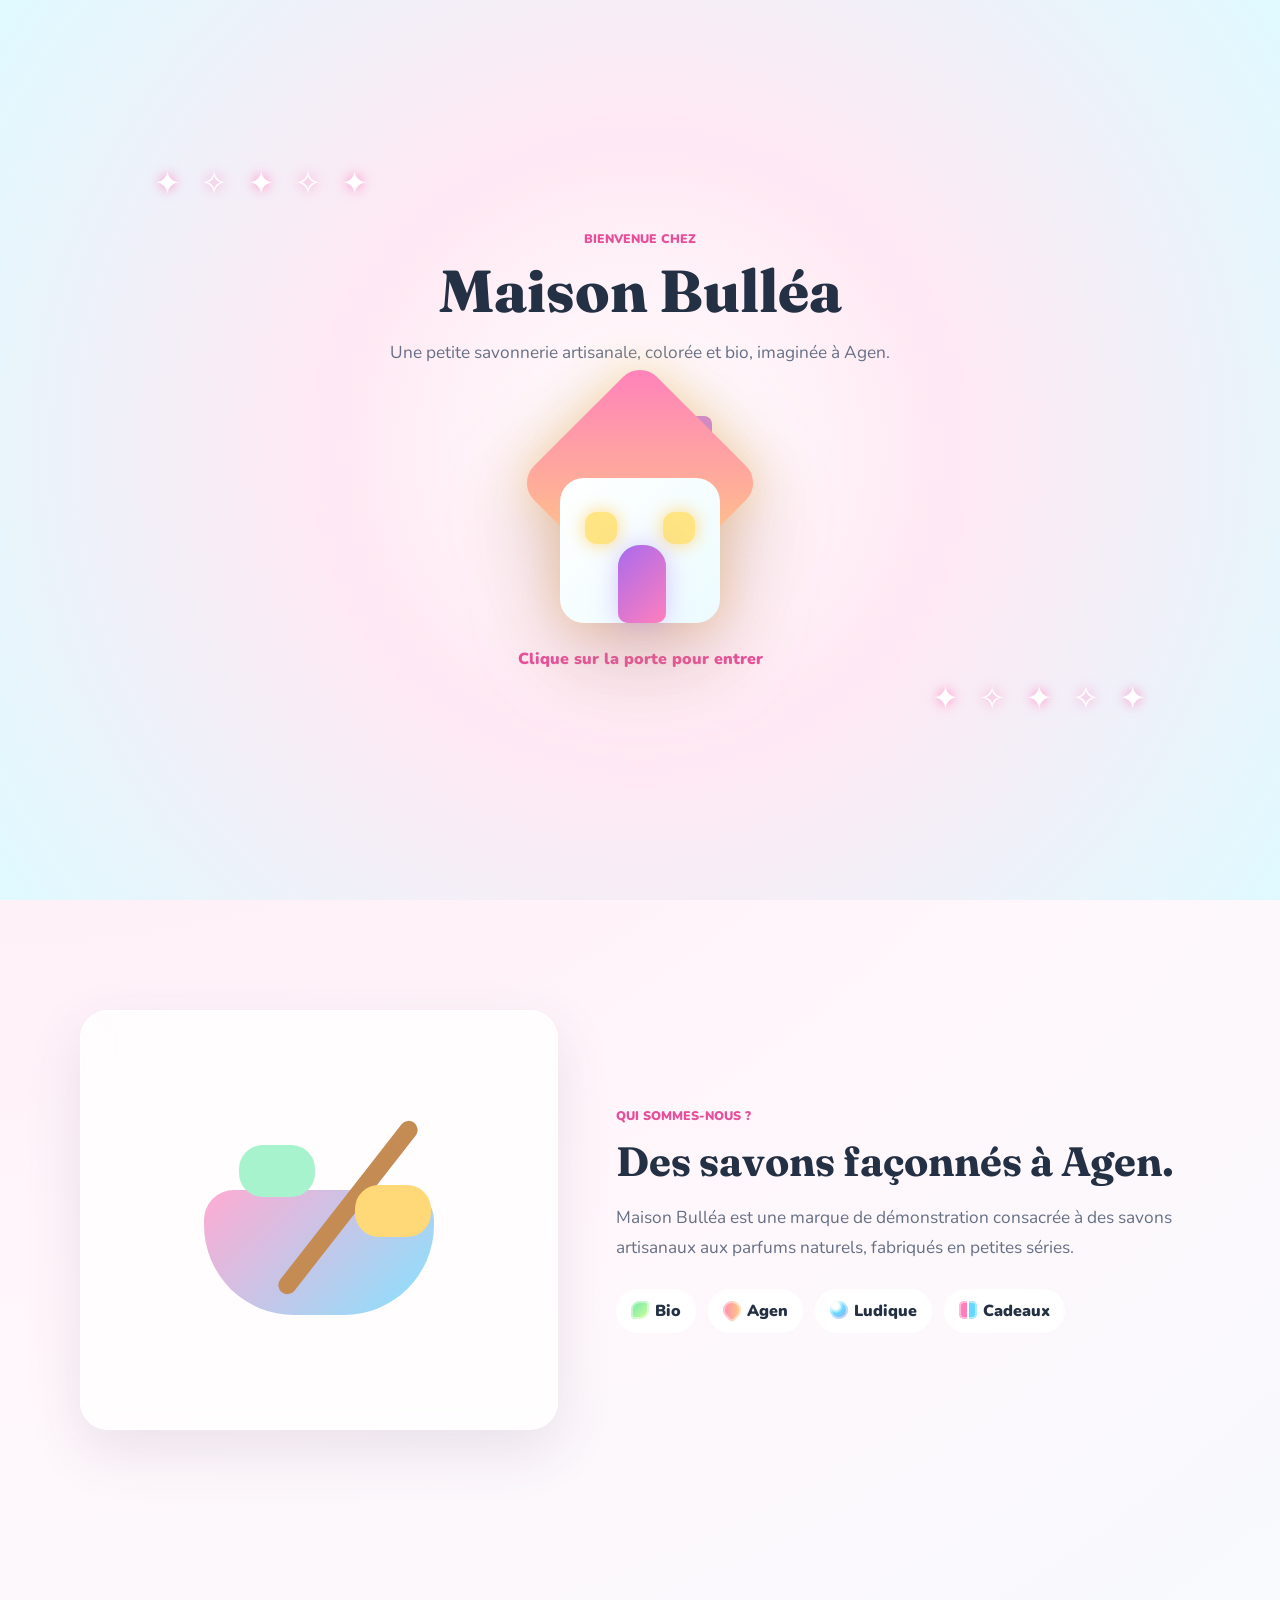
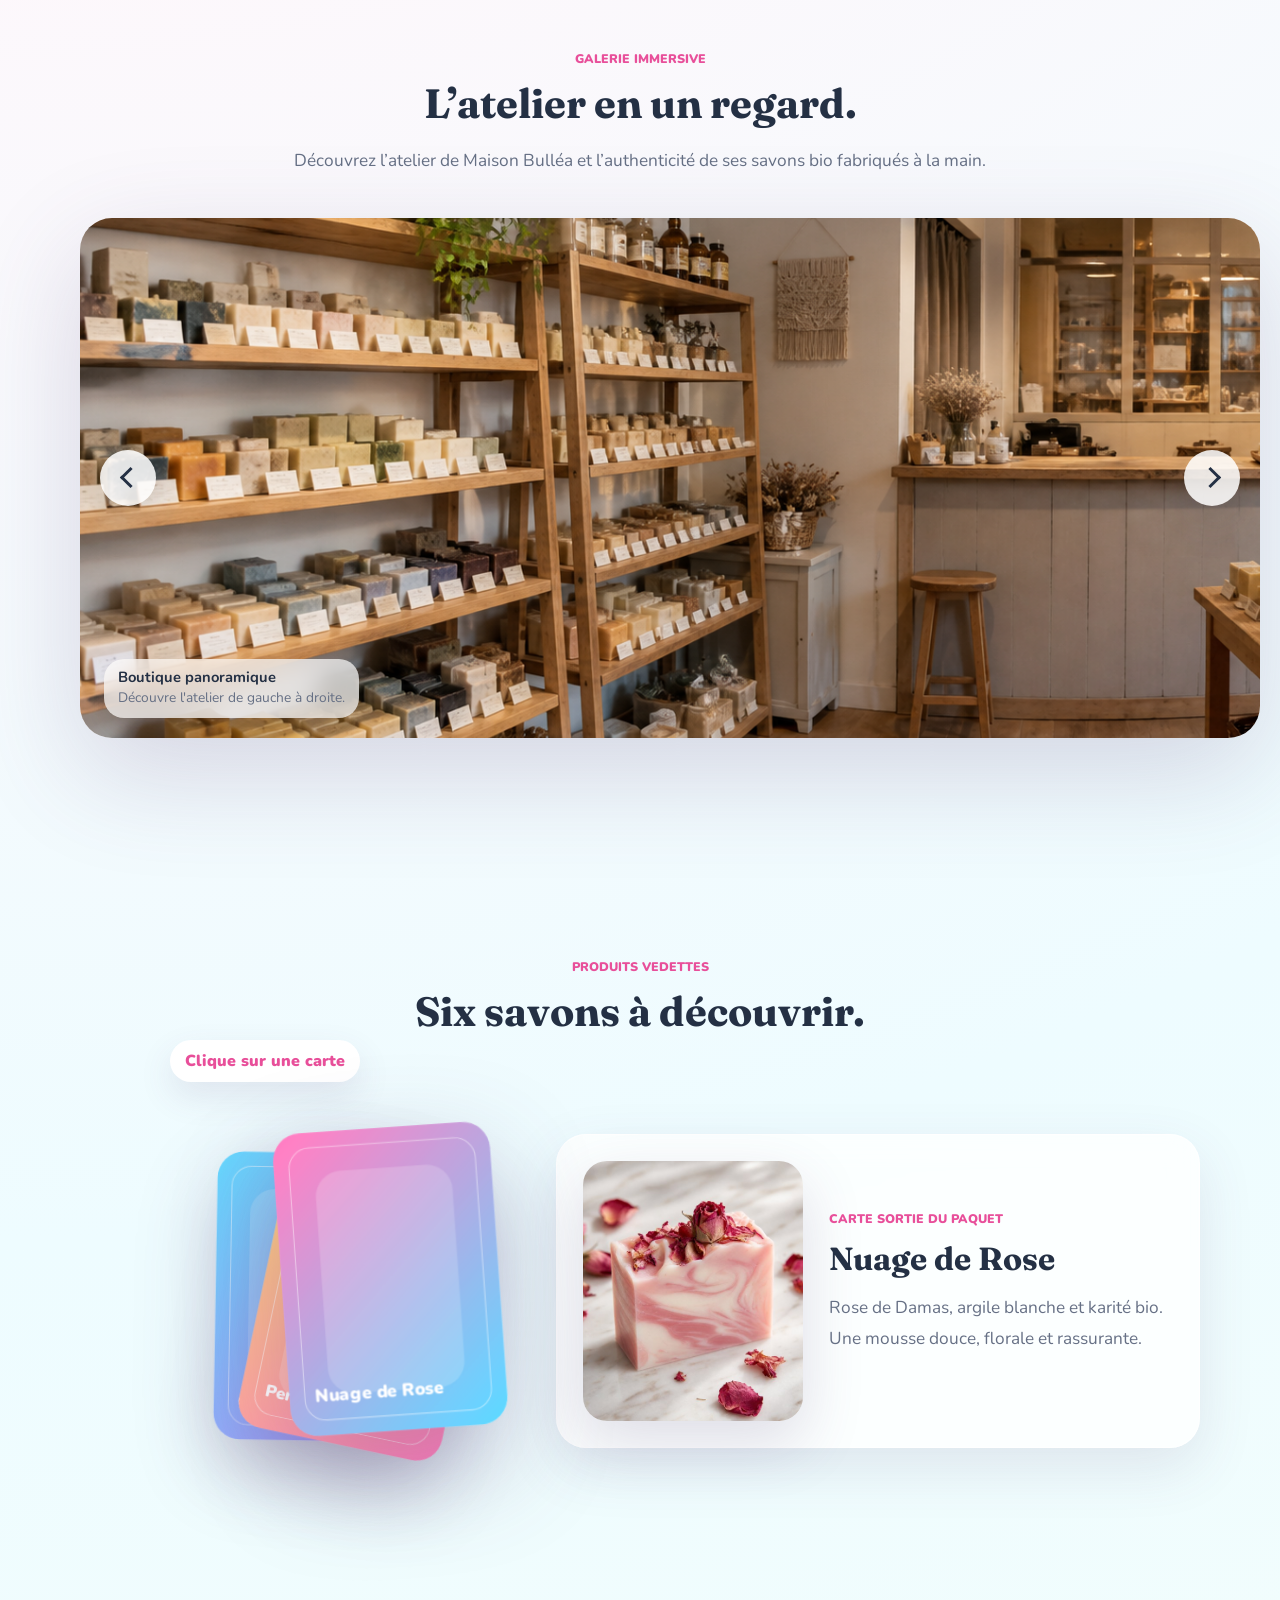
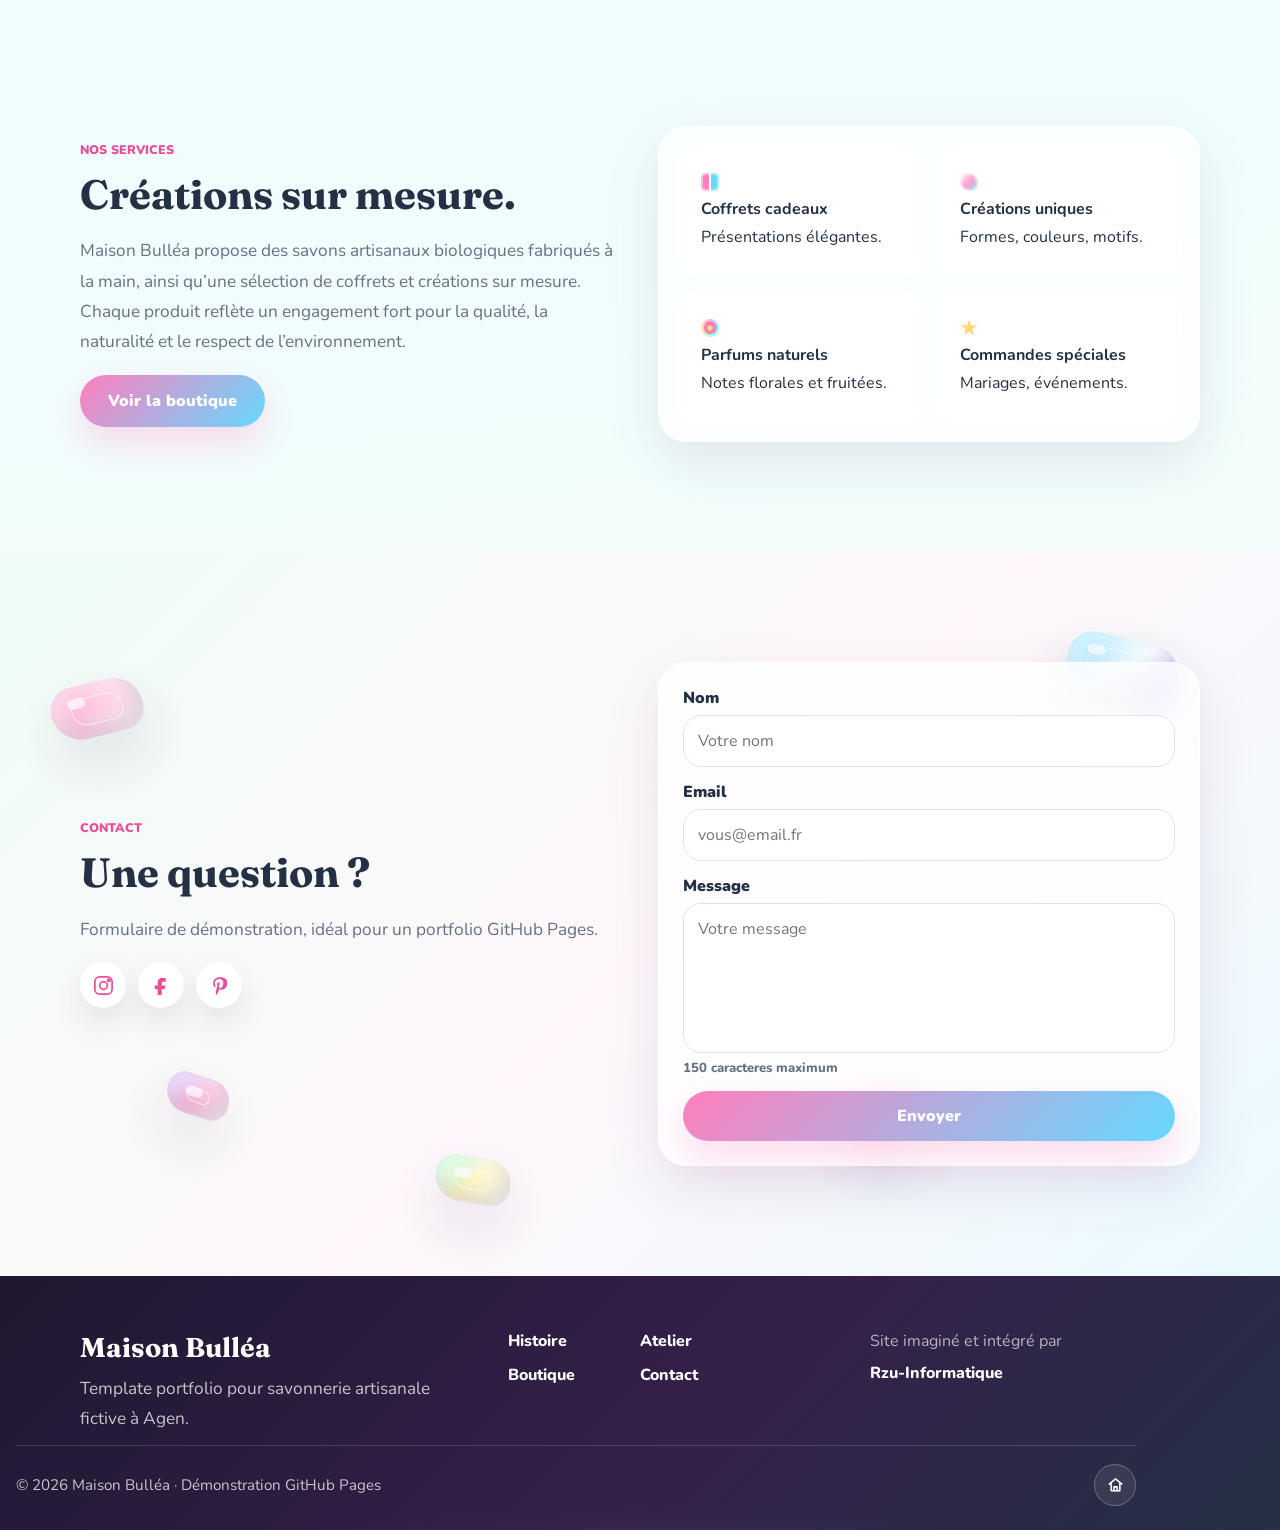
<file: index.html>
<!doctype html>
<html lang="fr">
  <head>
    <meta charset="utf-8" />
    <meta name="viewport" content="width=device-width, initial-scale=1" />
    <meta name="robots" content="index, follow" />
    <meta name="theme-color" content="#fff0f7" />
    <link rel="icon" href="assets/images/savon_nuage_rose_web.jpg" type="image/jpeg" />
    <title>Maison Bulléa — Savons artisanaux à Agen</title>
    <meta
      name="description"
      content="Découvrez Maison Bulléa, un concept de savonnerie artisanale bio imaginé à Agen : savons naturels, coffrets colorés et créations faites main."
    />
    <link rel="canonical" href="https://rzu-it.github.io/maison-bullea.fr/" />
    <meta property="og:locale" content="fr_FR" />
    <meta property="og:type" content="website" />
    <meta property="og:site_name" content="Maison Bulléa" />
    <meta
      property="og:title"
      content="Maison Bulléa — Savons artisanaux à Agen"
    />
    <meta
      property="og:description"
      content="Un concept coloré de savonnerie artisanale bio imaginé à Agen."
    />
    <meta
      property="og:url"
      content="https://rzu-it.github.io/maison-bullea.fr/"
    />
    <meta
      property="og:image"
      content="https://rzu-it.github.io/maison-bullea.fr/assets/images/hero_savons_web.jpg"
    />
    <meta
      property="og:image:alt"
      content="Savons artisanaux colorés de Maison Bulléa"
    />
    <meta name="twitter:card" content="summary_large_image" />
    <meta
      name="twitter:title"
      content="Maison Bulléa — Savons artisanaux à Agen"
    />
    <meta
      name="twitter:description"
      content="Un concept coloré de savonnerie artisanale bio imaginé à Agen."
    />
    <meta
      name="twitter:image"
      content="https://rzu-it.github.io/maison-bullea.fr/assets/images/hero_savons_web.jpg"
    />
    <link rel="preconnect" href="https://fonts.googleapis.com" />
    <link rel="preconnect" href="https://fonts.gstatic.com" crossorigin />
    <link
      href="https://fonts.googleapis.com/css2?family=Playfair+Display:ital,wght@0,400;0,600;0,700;1,400&family=Fraunces:wght@600;700;800&family=Nunito:wght@400;600;700;800&display=swap"
      rel="stylesheet"
    />
    <link rel="stylesheet" href="assets/styles/base.css?v=2" />
    <link rel="stylesheet" href="assets/styles/navigation.css" />
    <link rel="stylesheet" href="assets/styles/hero.css" />
    <link rel="stylesheet" href="assets/styles/histoire.css" />
    <link rel="stylesheet" href="assets/styles/panorama.css?v=2" />
    <link rel="stylesheet" href="assets/styles/produits.css" />
    <link rel="stylesheet" href="assets/styles/services.css" />
    <link rel="stylesheet" href="assets/styles/contact.css" />
    <link rel="stylesheet" href="assets/styles/boutique.css?v=2" />
    <link rel="stylesheet" href="assets/styles/footer.css" />
    <link rel="stylesheet" href="assets/styles/intro.css" />
    <link rel="stylesheet" href="assets/styles/responsive.css" />
  </head>
  <body class="intro-active">
    <a class="skip-link" href="#main-content">Aller au contenu</a>
    <canvas id="bubble-canvas" aria-hidden="true"></canvas>

    <div
      class="intro"
      id="intro"
      role="dialog"
      aria-modal="true"
      aria-labelledby="introTitle"
    >
      <div class="sparkle-field" aria-hidden="true">
        <span></span><span></span><span></span><span></span><span></span>
        <span></span><span></span><span></span><span></span><span></span>
        <span></span><span></span><span></span><span></span>
      </div>
      <div class="classic-sparkles" aria-hidden="true"></div>
      <div class="intro-card">
        <p class="eyebrow">Bienvenue chez</p>
        <p class="intro-title" id="introTitle">Maison Bulléa</p>
        <p>
          Une petite savonnerie artisanale, colorée et bio, imaginée à Agen.
        </p>
        <button
          class="house"
          id="enterSite"
          type="button"
          aria-label="Entrer dans le site en ouvrant la porte"
        >
          <span class="roof"></span>
          <span class="chimney"></span>
          <span class="walls">
            <span class="window left"></span>
            <span class="window right"></span>
            <span class="door"></span>
          </span>
        </button>
        <span class="hint">Clique sur la porte pour entrer</span>
      </div>
    </div>

    <div data-include="partials/navbar.html"></div>

    <main id="main-content" tabindex="-1">
      <section class="hero section" id="top" tabindex="-1">
        <div class="hero-copy reveal">
          <div class="hero-badge">Fait main à Agen</div>
          <h1 class="hero-title">L'art du savon<br /><em>artisanal bio</em></h1>
          <p class="hero-desc">
            Des savons créés avec amour, des ingrédients naturels sélectionnés
            avec soin, pour prendre soin de vous et de la planète.
          </p>
          <div class="hero-btns">
            <a href="boutique.html" class="btn-primary"
              >Découvrir la boutique</a
            >
            <a href="#histoire" class="btn-secondary">Notre histoire</a>
          </div>
          <div class="hero-stats" aria-label="Valeurs de Maison Bulléa">
            <div class="stat">
              <span class="stat-num">100%</span
              ><span class="stat-label">Bio</span>
            </div>
            <span class="stat-sep" aria-hidden="true">·</span>
            <div class="stat">
              <span class="stat-num">Fait</span
              ><span class="stat-label">Main</span>
            </div>
            <span class="stat-sep" aria-hidden="true">·</span>
            <div class="stat">
              <span class="stat-num">Agen</span
              ><span class="stat-label">Lot-et-Garonne</span>
            </div>
          </div>
        </div>
        <div class="scroll-indicator" aria-hidden="true">
          <div class="scroll-dot"></div>
          <span>Découvrir</span>
        </div>
      </section>

      <section class="section split" id="histoire">
        <div class="photo-card reveal" aria-hidden="true">
          <div class="artisan-illustration">
            <div class="bowl"></div>
            <div class="spoon"></div>
            <div class="tiny-soap one"></div>
            <div class="tiny-soap two"></div>
          </div>
        </div>
        <div class="reveal">
          <p class="eyebrow">Qui sommes-nous ?</p>
          <h2>Des savons façonnés à Agen.</h2>
          <p>
            Maison Bulléa est une marque de démonstration consacrée à des savons
            artisanaux aux parfums naturels, fabriqués en petites séries.
          </p>
          <div class="values" aria-label="Valeurs">
            <span><i class="mini-icon leaf" aria-hidden="true"></i>Bio</span>
            <span><i class="mini-icon pin" aria-hidden="true"></i>Agen</span>
            <span
              ><i class="mini-icon bubble" aria-hidden="true"></i>Ludique</span
            >
            <span
              ><i class="mini-icon gift" aria-hidden="true"></i>Cadeaux</span
            >
          </div>
        </div>
      </section>

      <section class="section" id="panorama">
        <div class="center reveal">
          <p class="eyebrow">Galerie immersive</p>
          <h2>L’atelier en un regard.</h2>
          <p id="panoramaHelp">
            Découvrez l’atelier de Maison Bulléa et l’authenticité de ses savons
            bio fabriqués à la main.
          </p>
        </div>
        <div
          class="atelier-viewer reveal"
          id="atelierViewer"
          role="region"
          aria-label="Boutique panoramique interactive"
          aria-describedby="panoramaHelp"
        >
          <button
            class="atelier-arrow left"
            type="button"
            data-pan="-1"
            aria-label="Voir la gauche de l'atelier"
          ></button>
          <div class="atelier-window" tabindex="0">
            <img
              class="shop-panorama-img"
              src="assets/images/boutique_panorama_realiste.png"
              alt="Boutique artisanale avec savons faits main"
              width="1999"
              height="787"
              loading="lazy"
              decoding="async"
              draggable="false"
            />
          </div>
          <button
            class="atelier-arrow right"
            type="button"
            data-pan="1"
            aria-label="Voir la droite de l'atelier"
          ></button>
          <div class="atelier-caption">
            <strong>Boutique panoramique</strong>
            <span>Découvre l'atelier de gauche à droite.</span>
          </div>
        </div>
      </section>

      <section class="section" id="produits">
        <div class="center reveal">
          <p class="eyebrow">Produits vedettes</p>
          <h2>Six savons à découvrir.</h2>
        </div>
        <div
          class="card-deck reveal"
          id="cardDeck"
          role="group"
          aria-label="Sélection de savons"
        >
          <button
            class="deck-card card-one active"
            type="button"
            aria-pressed="true"
            data-title="Nuage de Rose"
            data-text="Rose de Damas, argile blanche et karité bio. Une mousse douce, florale et rassurante."
            data-img="assets/images/savon_nuage_rose_web.jpg"
          >
            <span>Nuage de Rose</span>
          </button>
          <button
            class="deck-card card-two"
            type="button"
            aria-pressed="false"
            data-title="Océan Turquoise"
            data-text="Algues marines, sel de mer et coco vierge. Un savon frais avec une vraie énergie marine."
            data-img="assets/images/savon_ocean_turquoise_web.jpg"
          >
            <span>Océan Turquoise</span>
          </button>
          <button
            class="deck-card card-three"
            type="button"
            aria-pressed="false"
            data-title="Perle d'Agen"
            data-text="Miel local, huile de prune et reflets dorés. La carte signature du lot."
            data-img="assets/images/savon_perle_agen_web.jpg"
          >
            <span>Perle d'Agen</span>
          </button>
          <article class="deck-preview" aria-live="polite">
            <img
              src="assets/images/savon_nuage_rose_web.jpg"
              alt="Savon Nuage de Rose"
              width="600"
              height="600"
              id="deckPreviewImg"
            />
            <div>
              <p class="eyebrow">Carte sortie du paquet</p>
              <h3 id="deckPreviewTitle">Nuage de Rose</h3>
              <p id="deckPreviewText">
                Rose de Damas, argile blanche et karité bio. Une mousse douce,
                florale et rassurante.
              </p>
            </div>
          </article>
        </div>
      </section>

      <section class="section services" id="services">
        <div class="reveal">
          <p class="eyebrow">Nos services</p>
          <h2>Créations sur mesure.</h2>
          <p>
            Maison Bulléa propose des savons artisanaux biologiques fabriqués à
            la main, ainsi qu’une sélection de coffrets et créations sur mesure.
            Chaque produit reflète un engagement fort pour la qualité, la
            naturalité et le respect de l’environnement.
          </p>
          <a class="btn primary shop-cta" href="boutique.html"
            >Voir la boutique</a
          >
        </div>
        <div class="service-grid reveal">
          <article>
            <i class="mini-icon gift" aria-hidden="true"></i
            ><strong>Coffrets cadeaux</strong
            ><span>Présentations élégantes.</span>
          </article>
          <article>
            <i class="mini-icon creation" aria-hidden="true"></i
            ><strong>Créations uniques</strong
            ><span>Formes, couleurs, motifs.</span>
          </article>
          <article>
            <i class="mini-icon flower" aria-hidden="true"></i
            ><strong>Parfums naturels</strong
            ><span>Notes florales et fruitées.</span>
          </article>
          <article>
            <i class="mini-icon star" aria-hidden="true"></i
            ><strong>Commandes spéciales</strong
            ><span>Mariages, événements.</span>
          </article>
        </div>
      </section>

      <section class="section contact" id="contact">
        <div class="contact-soaps" aria-hidden="true">
          <span class="contact-soap soap-rose"></span>
          <span class="contact-soap soap-blue"></span>
          <span class="contact-soap soap-mint"></span>
          <span class="contact-soap soap-gold"></span>
          <span class="contact-soap soap-violet"></span>
        </div>
        <div class="reveal">
          <p class="eyebrow">Contact</p>
          <h2>Une question ?</h2>
          <p>
            Formulaire de démonstration, idéal pour un portfolio GitHub Pages.
          </p>
          <div class="socials" aria-label="Réseaux sociaux de démonstration">
            <a
              href="https://www.instagram.com/"
              target="_blank"
              rel="noopener noreferrer"
              ><svg viewBox="0 0 24 24" aria-hidden="true" focusable="false">
                <rect x="3" y="3" width="18" height="18" rx="5" />
                <circle cx="12" cy="12" r="4" />
                <circle cx="17.5" cy="6.5" r="1.2" /></svg
              ><span class="sr-only">Instagram</span></a
            >
            <a
              href="https://www.facebook.com/"
              target="_blank"
              rel="noopener noreferrer"
              ><svg viewBox="0 0 24 24" aria-hidden="true" focusable="false">
                <path
                  d="M14 8h2.4V4.6A13 13 0 0 0 13.3 4C10.2 4 8 5.9 8 9.3V12H5v3.8h3V22h4.2v-6.2h3.1L16 12h-3.8V9.7c0-1.1.3-1.7 1.8-1.7Z"
                /></svg
              ><span class="sr-only">Facebook</span></a
            >
            <a
              href="https://www.pinterest.fr/"
              target="_blank"
              rel="noopener noreferrer"
              ><svg viewBox="0 0 24 24" aria-hidden="true" focusable="false">
                <path
                  d="M12.2 3.5c-4.1 0-7 2.8-7 6.5 0 2.3 1.3 3.7 2.2 3.7.4 0 .6-1.1.6-1.4 0-.4-1-1.2-1-2.7 0-2.7 2-4.5 4.8-4.5 2.4 0 4.2 1.4 4.2 3.9 0 1.9-.8 5.5-3.2 5.5-.9 0-1.7-.7-1.5-1.6.3-1.1.9-2.3.9-3.1 0-2-2.8-1.6-2.8.9 0 .8.3 1.3.3 1.3l-1.4 5.8c-.4 1.7.1 3.8.1 4 .1.1.2.1.3 0 .1-.2 1.8-2.2 2.3-3.8.2-.5.8-3 .8-3 .4.8 1.4 1.4 2.6 1.4 3.4 0 5.7-3.1 5.7-7.2 0-3.1-2.6-5.7-6.9-5.7Z"
                /></svg
              ><span class="sr-only">Pinterest</span></a
            >
          </div>
        </div>
        <form class="contact-form reveal" id="contactForm">
          <div class="form-field">
            <label for="contactName">Nom</label>
            <input
              id="contactName"
              type="text"
              name="name"
              placeholder="Votre nom"
              autocomplete="name"
              minlength="2"
              maxlength="15"
              required
            />
          </div>
          <div class="form-field">
            <label for="contactEmail">Email</label>
            <input
              id="contactEmail"
              type="email"
              name="email"
              placeholder="vous@email.fr"
              autocomplete="email"
              maxlength="25"
              required
            />
          </div>
          <div class="form-field">
            <label for="contactMessage">Message</label>
            <textarea
              id="contactMessage"
              name="message"
              placeholder="Votre message"
              minlength="10"
              maxlength="150"
              rows="5"
              required
            ></textarea>
            <small class="field-limit">150 caracteres maximum</small>
          </div>
          <button class="btn primary" type="submit">Envoyer</button>
          <p
            class="form-status"
            id="contactStatus"
            role="status"
            tabindex="-1"
            hidden
          >
            Formulaire de démonstration : aucun message n'a été envoyé.
          </p>
        </form>
      </section>
    </main>

    <div data-include="partials/footer.html"></div>

    <script src="assets/scripts/includes.js"></script>
    <script src="assets/scripts/app.js?v=2"></script>

  </body>
</html>

<!-- Copyright RZU Informatique -->
</file>
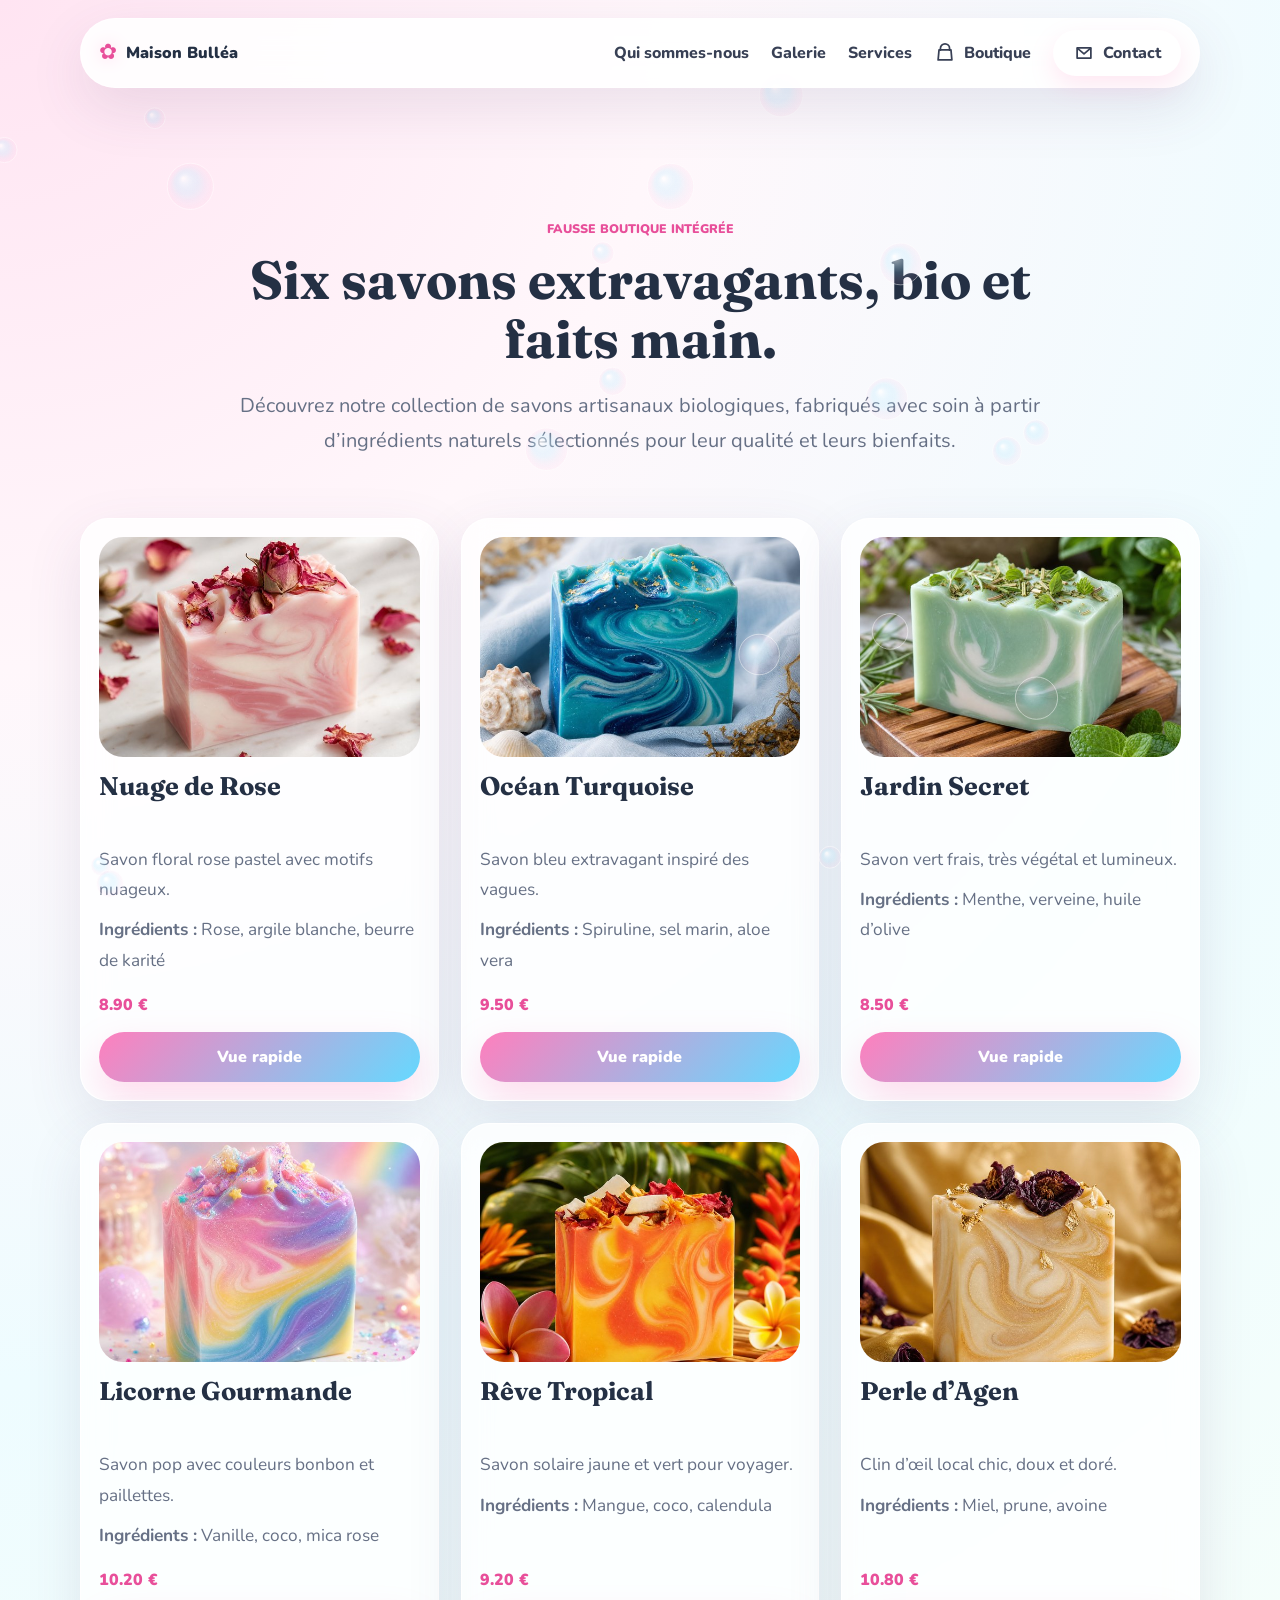
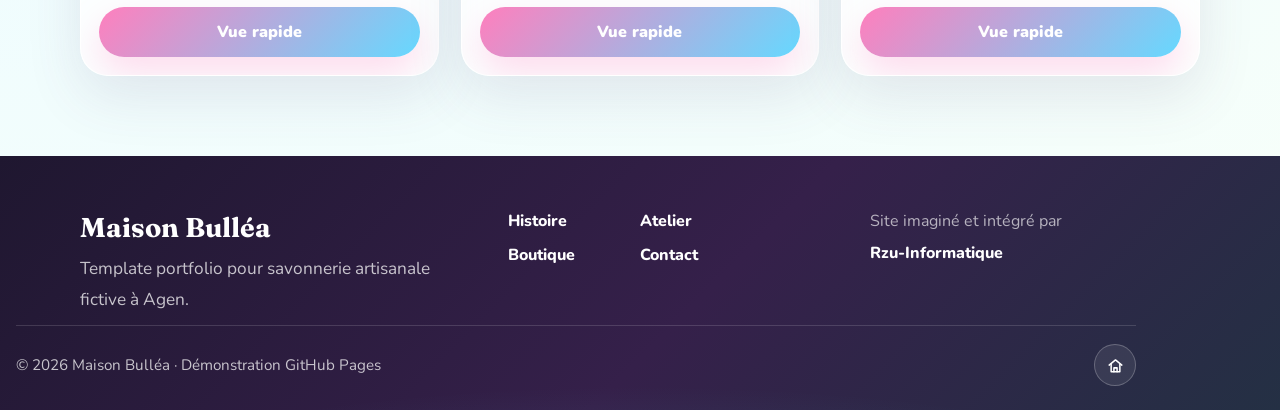
<file: boutique.html>
<!doctype html>
<html lang="fr">
  <head>
    <meta charset="utf-8" />
    <meta name="viewport" content="width=device-width, initial-scale=1" />
    <meta name="robots" content="index, follow" />
    <meta name="theme-color" content="#fff0f7" />
    <link rel="icon" href="assets/images/savon_nuage_rose_web.jpg" type="image/jpeg" />
    <title>Boutique — Maison Bulléa</title>
    <meta
      name="description"
      content="Découvrez la collection de savons artisanaux bio Maison Bulléa : créations colorées, ingrédients naturels et inspirations locales autour d'Agen."
    />
    <link
      rel="canonical"
      href="https://rzu-it.github.io/maison-bullea.fr/boutique.html"
    />
    <meta property="og:locale" content="fr_FR" />
    <meta property="og:type" content="website" />
    <meta property="og:site_name" content="Maison Bulléa" />
    <meta property="og:title" content="Boutique — Maison Bulléa" />
    <meta
      property="og:description"
      content="Six créations artisanales, naturelles et colorées imaginées autour d'Agen."
    />
    <meta
      property="og:url"
      content="https://rzu-it.github.io/maison-bullea.fr/boutique.html"
    />
    <meta
      property="og:image"
      content="https://rzu-it.github.io/maison-bullea.fr/assets/images/hero_savons_web.jpg"
    />
    <meta
      property="og:image:alt"
      content="Savons artisanaux colorés de Maison Bulléa"
    />
    <meta name="twitter:card" content="summary_large_image" />
    <meta name="twitter:title" content="Boutique — Maison Bulléa" />
    <meta
      name="twitter:description"
      content="Six créations artisanales, naturelles et colorées imaginées autour d'Agen."
    />
    <meta
      name="twitter:image"
      content="https://rzu-it.github.io/maison-bullea.fr/assets/images/hero_savons_web.jpg"
    />
    <link rel="preconnect" href="https://fonts.googleapis.com" />
    <link rel="preconnect" href="https://fonts.gstatic.com" crossorigin />
    <link
      href="https://fonts.googleapis.com/css2?family=Fraunces:wght@600;700;800&family=Nunito:wght@400;600;700;800&display=swap"
      rel="stylesheet"
    />
    <link rel="stylesheet" href="assets/styles/base.css?v=2" />
    <link rel="stylesheet" href="assets/styles/navigation.css" />
    <link rel="stylesheet" href="assets/styles/hero.css" />
    <link rel="stylesheet" href="assets/styles/histoire.css" />
    <link rel="stylesheet" href="assets/styles/panorama.css?v=2" />
    <link rel="stylesheet" href="assets/styles/produits.css" />
    <link rel="stylesheet" href="assets/styles/services.css" />
    <link rel="stylesheet" href="assets/styles/contact.css" />
    <link rel="stylesheet" href="assets/styles/boutique.css?v=8" />
    <link rel="stylesheet" href="assets/styles/footer.css" />
    <link rel="stylesheet" href="assets/styles/intro.css" />
    <link rel="stylesheet" href="assets/styles/responsive.css" />
  </head>
  <body>
    <a class="skip-link" href="#main-content">Aller au contenu</a>
    <canvas id="bubble-canvas" aria-hidden="true"></canvas>

    <div data-include="partials/navbar.html"></div>

    <main class="shop-main" id="main-content" tabindex="-1">
      <section class="section shop-hero reveal">
        <p class="eyebrow">Fausse boutique intégrée</p>
        <h1>Six savons extravagants, bio et faits main.</h1>
        <p class="lead">
          Découvrez notre collection de savons artisanaux biologiques, fabriqués
          avec soin à partir d’ingrédients naturels sélectionnés pour leur
          qualité et leurs bienfaits.
        </p>
      </section>
      <section
        class="shop-grid"
        id="shopGrid"
        aria-label="Collection de savons"
      >
        <noscript
          >Active JavaScript pour afficher les produits de
          démonstration.</noscript
        >
      </section>
      <div class="shop-toggle-wrap">
        <button
          class="btn primary shop-toggle"
          id="shopToggle"
          type="button"
          aria-controls="shopGrid"
          aria-expanded="false"
        >
          Afficher les 3 autres savons
        </button>
      </div>
    </main>

    <div
      class="modal"
      id="modal"
      role="dialog"
      aria-modal="true"
      aria-labelledby="modalTitle"
      aria-hidden="true"
    >
      <div class="modal-content">
        <button
          class="modal-close"
          id="modalClose"
          type="button"
          aria-label="Fermer la fenêtre"
        >
          ×
        </button>
        <div id="modalBody"></div>
      </div>
    </div>

    <div data-include="partials/footer.html"></div>

    <script src="assets/scripts/includes.js"></script>
    <script src="assets/scripts/app.js?v=2"></script>

  </body>
</html>

<!-- Copyright RZU Informatique -->
</file>
<file: assets/styles/base.css>
html { -webkit-tap-highlight-color: transparent; }

:root {
  --pink: #ff7fbd;
  --pink-strong: #e84f9a;
  --pink-deep: #d93d87;
  --pink-hot: #ff5faa;
  --hero-pink: #f4a7b9;
  --hero-gold: #d4af37;
  --hero-button-start: #e91e8c;
  --hero-button-end: #c2185b;
  --pink-soft: #fff0f7;
  --blue: #65d9ff;
  --blue-soft: #eafaff;
  --mint: #8df2c2;
  --mint-soft: #effdf6;
  --gold: #ffd978;
  --gold-soft: #fff8de;
  --violet: #b693ff;
  --ink: #243044;
  --nav-ink: #384055;
  --muted: #667085;
  --white: #ffffff;
  --surface: rgba(255, 255, 255, 0.78);
  --surface-solid: rgba(255, 255, 255, 0.94);
  --border: rgba(255, 255, 255, 0.82);
  --brand-gradient: linear-gradient(135deg, var(--pink), var(--blue));
  --page-gradient: radial-gradient(
    circle at top left,
    #ffe4f2 0,
    #fff7fb 28%,
    #eefcff 58%,
    #f8fff9 100%
  );
  --contact-gradient: linear-gradient(
    135deg,
    var(--mint-soft),
    #fff7fb 52%,
    var(--blue-soft)
  );
  --footer-gradient: linear-gradient(135deg, #1f1730, #35204a 55%, var(--ink));
  --shadow: 0 20px 56px rgba(89, 67, 114, 0.12);
  --shadow-soft: 0 10px 28px rgba(89, 67, 114, 0.08);
  --nav-link-background: rgba(255, 255, 255, 0.82);
  --nav-background-start: rgba(255, 247, 251, 0.98);
  --nav-background-end: rgba(236, 252, 255, 0.98);
  --radius: 28px;
  --content-width: 1120px;
  --ease-out: cubic-bezier(0.16, 1, 0.3, 1);
  --transition-fast: 0.16s ease;
  --transition-hover: 0.22s ease;
  --transition-normal: 0.32s var(--ease-out);
  --mobile-menu-ease: cubic-bezier(0.16, 1, 0.3, 1);
  --reveal-duration: 0.78s;
}

* {
  box-sizing: border-box;
}

html {
  overflow-x: clip;
  scroll-behavior: smooth;
}

body {
  margin: 0;
  overflow-x: hidden;
  color: var(--ink);
  background: var(--page-gradient);
  font-family: Nunito, system-ui, sans-serif;
}

body.menu-open,
body.modal-open {
  overflow: hidden;
}

button,
input,
textarea {
  font: inherit;
}

button,
a {
  -webkit-tap-highlight-color: transparent;
}

button {
  color: inherit;
}

a {
  color: inherit;
  text-decoration: none;
}

img {
  display: block;
  max-width: 100%;
}

[hidden] {
  display: none;
}

:focus-visible {
  outline: 3px solid var(--gold);
  outline-offset: 4px;
}

.skip-link {
  position: fixed;
  top: 12px;
  left: 12px;
  z-index: 200;
  padding: 12px 16px;
  border-radius: 8px;
  background: var(--ink);
  color: var(--white);
  font-weight: 800;
  transform: translateY(-160%);
  transition: transform 0.25s ease;
}

.skip-link:focus {
  transform: translateY(0);
}

#bubble-canvas {
  position: fixed;
  inset: 0;
  z-index: 25;
  width: 100%;
  height: 100%;
  pointer-events: none;
  opacity: 0.76;
}

.section {
  width: min(var(--content-width), calc(100% - 32px));
  margin-inline: auto;
  padding-block: 110px;
}

.eyebrow {
  margin: 0 0 14px;
  color: var(--pink-strong);
  font-size: 0.78rem;
  font-weight: 900;
  line-height: 1.4;
  text-transform: uppercase;
}

h1,
h2,
h3 {
  margin: 0 0 20px;
  font-family: Fraunces, serif;
  line-height: 1.08;
}

h1 {
  font-size: clamp(2.35rem, 4.2vw, 3.45rem);
}

h2 {
  font-size: clamp(1.9rem, 3.2vw, 2.7rem);
}

p {
  color: var(--muted);
  font-size: 1.08rem;
  line-height: 1.75;
}

.lead {
  font-size: 1.25rem;
}

.center {
  max-width: 760px;
  margin: 0 auto 42px;
  text-align: center;
}

.btn,
.btn-primary,
.btn-secondary {
  display: inline-flex;
  min-height: 48px;
  align-items: center;
  justify-content: center;
  border: 0;
  border-radius: 999px;
  cursor: pointer;
  font-weight: 900;
  transition:
    transform 0.35s var(--ease-out),
    box-shadow 0.35s ease,
    background-color 0.35s ease,
    color 0.35s ease;
}

.btn {
  padding: 14px 22px;
}

.btn-primary,
.btn-secondary {
  padding: 14px 32px;
}

.primary,
.btn-primary {
  background: var(--brand-gradient);
  color: var(--white);
  box-shadow: 0 16px 36px rgba(255, 127, 189, 0.28);
}

.btn-secondary {
  border: 1px solid rgba(255, 255, 255, 0.3);
  background: rgba(255, 255, 255, 0.15);
  color: var(--white);
  backdrop-filter: blur(8px);
}

.btn:hover,
.btn-primary:hover,
.btn-secondary:hover {
  transform: translateY(-3px);
}

.primary:hover,
.btn-primary:hover {
  box-shadow: 0 22px 48px rgba(255, 127, 189, 0.36);
}

.btn-secondary:hover {
  background: rgba(255, 255, 255, 0.3);
}

.js .reveal {
  opacity: 0;
  transform: translate3d(0, 32px, 0);
  transition:
    opacity var(--reveal-duration) ease,
    transform var(--reveal-duration) var(--ease-out);
  will-change: opacity, transform;
}

.js .reveal.visible {
  opacity: 1;
  transform: translate3d(0, 0, 0);
  will-change: auto;
}

.sr-only {
  position: absolute;
  width: 1px;
  height: 1px;
  overflow: hidden;
  clip: rect(0 0 0 0);
  white-space: nowrap;
}

/* Copyright RZU Informatique */
</file>
<file: assets/styles/navigation.css>
.navbar {
  position: fixed;
  top: 18px;
  left: 50%;
  z-index: 50;
  display: flex;
  width: min(var(--content-width), calc(100% - 32px));
  height: 70px;
  align-items: center;
  justify-content: space-between;
  padding-inline: 18px;
  border: 1px solid rgba(255, 255, 255, 0.7);
  border-radius: 999px;
  background: rgba(255, 255, 255, 0.68);
  box-shadow: var(--shadow);
  backdrop-filter: blur(20px);
  transform: translateX(-50%);
}

body.intro-active .navbar {
  opacity: 0;
  pointer-events: none;
  visibility: hidden;
}

.navbar.solid {
  background: rgba(255, 255, 255, 0.9);
}

.brand {
  display: inline-flex;
  align-items: center;
  gap: 9px;
  font-weight: 900;
}

.brand-flower {
  display: inline-grid;
  color: var(--pink-strong);
  font-size: 1.35rem;
  line-height: 1;
  filter: drop-shadow(0 0 8px #ffd1e8);
  place-items: center;
  transform-origin: center;
  animation: brand-flower-spin 8s linear infinite;
}

.nav-links {
  display: flex;
  align-items: center;
  gap: 22px;
  color: var(--nav-ink);
  font-weight: 800;
}

.nav-links a {
  padding: 10px 0;
  transition:
    color 0.16s ease,
    transform 0.2s var(--ease-out),
    background-color 0.16s ease,
    border-color 0.16s ease,
    box-shadow 0.2s ease;
}

.nav-links a:hover,
.nav-links a[aria-current="page"] {
  color: var(--pink-strong);
  transform: translateY(-1px);
}

.nav-links .pill {
  padding: 12px 20px;
  border-radius: 999px;
  background: var(--white);
  color: var(--nav-ink);
  box-shadow: 0 10px 25px rgba(255, 127, 189, 0.18);
}

.hamburger {
  position: relative;
  display: none;
  width: 45px;
  height: 45px;
  border: 0;
  background: transparent;
  cursor: pointer;
}

.hamburger span {
  display: block;
  width: 26px;
  height: 3px;
  margin: 5px auto;
  border-radius: 9px;
  background: var(--ink);
  transition:
    transform 0.4s cubic-bezier(0.4, 0, 0.2, 1),
    opacity 0.4s ease;
}

.hamburger.active span:nth-child(1) {
  transform: translateY(8px) rotate(135deg);
}

.hamburger.active span:nth-child(2) {
  opacity: 0;
  transform: rotate(180deg) scale(0);
}

.hamburger.active span:nth-child(3) {
  transform: translateY(-8px) rotate(-135deg);
}

.nav-links .pill:hover,
.nav-links .pill:focus-visible {
  background: var(--white);
  color: var(--pink-strong);
  box-shadow: 0 14px 32px rgba(255, 127, 189, 0.24);
}

.nav-shop-link,
.nav-contact-link {
  display: inline-flex;
  align-items: center;
  justify-content: center;
  gap: 8px;
}

.nav-shop-icon,
.nav-contact-icon,
.nav-shop-icon svg,
.nav-contact-icon svg {
  display: block;
  width: 22px;
  height: 22px;
}

.nav-shop-icon svg,
.nav-contact-icon svg {
  fill: none;
  stroke: currentColor;
  stroke-width: 1.9;
  stroke-linecap: round;
  stroke-linejoin: round;
}

/* Copyright RZU Informatique */
</file>
<file: assets/styles/hero.css>
.hero.section {
  position: relative;
  isolation: isolate;
  display: flex;
  width: 100%;
  max-width: none;
  min-height: 100vh;
  align-items: center;
  margin: 0;
  overflow: hidden;
  padding: 120px max(24px, calc((100vw - 1200px) / 2)) 80px;
}

.hero::before,
.hero::after {
  position: absolute;
  inset: 0;
  z-index: -2;
  content: "";
}

.hero::before {
  inset: -18px;
  background-image: url("../images/hero_savons_web.jpg");
  background-position:
    calc(50% + var(--hero-bg-x, 0px))
    calc(50% + var(--hero-bg-y, 0px));
  background-repeat: no-repeat;
  background-size: cover;
  transform: scale(1.06);
  transition: background-position 0.12s ease-out;
  will-change: background-position;
}

.hero::after {
  z-index: -1;
  background: linear-gradient(
    105deg,
    rgba(20, 10, 40, 0.76),
    rgba(50, 24, 70, 0.5) 48%,
    rgba(255, 255, 255, 0.08)
  );
}

.hero-copy {
  position: relative;
  z-index: 1;
  max-width: 680px;
  transform: translate3d(var(--hero-copy-x, 0), var(--hero-copy-y, 0), 0);
  transition: transform 0.15s ease-out;
  will-change: transform;
}

.hero-badge {
  display: inline-block;
  margin-bottom: 24px;
  padding: 7px 18px;
  border: 1px solid rgba(212, 175, 55, 0.5);
  border-radius: 999px;
  background: rgba(212, 175, 55, 0.1);
  color: var(--hero-gold);
  font-size: 0.75rem;
  font-weight: 800;
  text-transform: uppercase;
  backdrop-filter: blur(8px);
}

.hero-title {
  margin-bottom: 24px;
  color: var(--white);
  font-family: "Playfair Display", Georgia, serif;
  font-size: clamp(2.35rem, 4.3vw, 3.45rem);
  line-height: 1.08;
}

.hero-title em {
  display: block;
  color: var(--hero-pink);
}

.hero-desc {
  max-width: 650px;
  margin: 0 0 36px;
  color: rgba(255, 255, 255, 0.88);
  font-size: 1.1rem;
}

.hero-btns {
  display: flex;
  flex-wrap: wrap;
  gap: 16px;
  margin-bottom: 48px;
}

.hero .btn-primary {
  background: linear-gradient(
    135deg,
    var(--hero-button-start),
    var(--hero-button-end)
  );
  box-shadow: 0 4px 20px rgba(233, 30, 140, 0.3);
}

.hero .btn-primary:hover {
  box-shadow: 0 8px 32px rgba(233, 30, 140, 0.5);
}

.hero-stats {
  display: flex;
  align-items: center;
  gap: 24px;
}

.stat {
  display: flex;
  align-items: center;
  flex-direction: column;
}

.stat-num {
  color: var(--white);
  font-family: "Playfair Display", Georgia, serif;
  font-size: 1.4rem;
  font-weight: 700;
}

.stat-label {
  color: rgba(255, 255, 255, 0.65);
  font-size: 0.7rem;
  text-transform: uppercase;
}

.stat-sep {
  color: rgba(255, 255, 255, 0.35);
  font-size: 1.5rem;
}

.scroll-indicator {
  position: absolute;
  bottom: 32px;
  left: 50%;
  display: flex;
  align-items: center;
  flex-direction: column;
  gap: 8px;
  color: rgba(255, 255, 255, 0.68);
  font-size: 0.75rem;
  text-transform: uppercase;
  transform: translateX(-50%);
  z-index: 2;
  animation: scroll-bounce 2s ease-in-out infinite;
}

.scroll-dot {
  width: 6px;
  height: 6px;
  border-radius: 50%;
  background: currentColor;
}

.hero:focus {
  outline: none;
}

.hero.section {
  --hero-bg-x: 0px;
  --hero-bg-y: 0px;
  --hero-copy-x: 0px;
  --hero-copy-y: 0px;
}

.js .hero-copy.reveal,
.js .hero-copy.reveal.visible {
  transform: translate3d(var(--hero-copy-x), var(--hero-copy-y), 0);
}

@media (prefers-reduced-motion: no-preference) {
  .hero-copy {
    transition: transform 0.08s linear;
  }
}

/* Copyright RZU Informatique */
</file>
<file: assets/styles/histoire.css>
.split,
.services,
.contact {
  display: grid;
  align-items: center;
  grid-template-columns: 0.9fr 1.1fr;
  gap: 58px;
}

.photo-card,
.service-grid,
.contact-form,
.shop-card,
.modal-content {
  border: 1px solid var(--border);
  border-radius: var(--radius);
  background: var(--surface);
  box-shadow: var(--shadow);
  backdrop-filter: blur(14px);
}

.photo-card {
  display: grid;
  min-height: 420px;
  place-items: center;
}

.artisan-illustration {
  position: relative;
  width: 260px;
  height: 260px;
}

.bowl {
  position: absolute;
  bottom: 35px;
  left: 15px;
  width: 230px;
  height: 125px;
  border-radius: 30px 30px 90px 90px;
  background: linear-gradient(135deg, #ffabd2, #88e2ff);
}

.spoon {
  position: absolute;
  top: 10px;
  left: 150px;
  width: 18px;
  height: 215px;
  border-radius: 99px;
  background: #c48c53;
  transform: rotate(38deg);
}

.tiny-soap {
  position: absolute;
  width: 76px;
  height: 52px;
  border-radius: 24px;
}

.tiny-soap.one {
  top: 55px;
  left: 50px;
  background: #a7f3ce;
}

.tiny-soap.two {
  top: 95px;
  right: 18px;
  background: var(--gold);
}

.values,
.socials {
  display: flex;
  flex-wrap: wrap;
  gap: 12px;
}

.values {
  margin-top: 25px;
}

.values span,
.socials span,
.socials a {
  padding: 11px 15px;
  border-radius: 999px;
  background: var(--white);
  font-weight: 900;
}

.mini-icon {
  display: inline-block;
  width: 18px;
  height: 18px;
  margin-right: 6px;
  border-radius: 7px;
  vertical-align: -3px;
  background: linear-gradient(135deg, var(--pink), var(--blue));
  box-shadow: inset 0 0 0 2px rgba(255, 255, 255, 0.45);
}

.mini-icon.leaf {
  border-radius: 50% 4px;
  background: linear-gradient(135deg, #6ee7a8, #d6ff9d);
}

.mini-icon.pin {
  border-radius: 50% 50% 50% 4px;
  background: linear-gradient(135deg, var(--pink), var(--gold));
  transform: rotate(-45deg);
}

.mini-icon.bubble {
  border-radius: 50%;
  background: radial-gradient(
    circle at 32% 28%,
    #fff 0 18%,
    var(--blue) 42%,
    var(--violet) 100%
  );
}

.mini-icon.gift {
  border-radius: 5px;
  background: linear-gradient(
    90deg,
    var(--pink) 0 42%,
    #fff 42% 56%,
    var(--blue) 56%
  );
}

.mini-icon.creation {
  border-radius: 12px 16px 11px 15px;
  background: linear-gradient(135deg, #fff, #ff9fcc, #8fe3ff);
}

.mini-icon.flower {
  border-radius: 50%;
  background:
    radial-gradient(
      circle,
      var(--gold) 0 20%,
      var(--pink) 22% 45%,
      transparent 47%
    ),
    conic-gradient(
      var(--pink),
      var(--blue),
      var(--mint),
      var(--gold),
      var(--pink)
    );
}

.mini-icon.star {
  border-radius: 0;
  background: var(--gold);
  clip-path: polygon(
    50% 0,
    61% 35%,
    98% 35%,
    68% 56%,
    79% 91%,
    50% 70%,
    21% 91%,
    32% 56%,
    2% 35%,
    39% 35%
  );
}

@media (max-width: 640px) {
  .values {
    width: 100%;
    flex-wrap: nowrap;
    justify-content: space-between;
    gap: clamp(4px, 1.5vw, 8px);
  }

  .values span {
    display: inline-flex;
    min-width: 0;
    flex: 1 1 0;
    align-items: center;
    justify-content: center;
    padding: 9px clamp(3px, 1.5vw, 8px);
    font-size: clamp(0.66rem, 2.8vw, 0.86rem);
    white-space: nowrap;
  }

  .values .mini-icon {
    width: clamp(12px, 3.6vw, 16px);
    height: clamp(12px, 3.6vw, 16px);
    flex: 0 0 auto;
    margin-right: 3px;
  }
}

.socials a {
  display: inline-flex;
  width: 46px;
  height: 46px;
  align-items: center;
  justify-content: center;
  padding: 0;
  border-radius: 999px;
  background: var(--white);
  color: var(--pink-strong);
  font-weight: 900;
  box-shadow: 0 14px 30px rgba(89, 67, 114, 0.13);
  transition:
    transform 0.2s var(--ease-out),
    color 0.16s ease,
    box-shadow 0.2s ease;
}

.socials a:hover {
  color: var(--blue);
  transform: translateY(-2px);
  box-shadow: 0 18px 36px rgba(89, 67, 114, 0.18);
}

.social-icon {
  display: block;
  font-size: 1.35rem;
  line-height: 1;
}

/* Copyright RZU Informatique */
</file>
<file: assets/styles/panorama.css>
.atelier-viewer {
  position: relative;
  isolation: isolate;
  width: min(1180px, calc(100vw - 32px));
  margin-inline: auto;
  overflow: hidden;
  border-radius: 32px;
  background: var(--white);
  box-shadow: 0 34px 110px rgba(89, 67, 114, 0.2);
  -webkit-touch-callout: none;
  user-select: none;
}

.atelier-window {
  height: 520px;
  overflow: hidden;
  cursor: grab;
}

.atelier-window:active {
  cursor: grabbing;
}

.shop-panorama-img {
  width: 160%;
  max-width: none;
  height: 100%;
  object-fit: cover;
  user-select: none;
  -webkit-user-drag: none;
  -webkit-touch-callout: none;
  pointer-events: none;
}

.atelier-arrow {
  position: absolute;
  top: 50%;
  z-index: 3;
  display: grid;
  width: 56px;
  height: 56px;
  padding: 0;
  border: 0;
  border-radius: 50%;
  background: rgba(255, 255, 255, 0.86);
  box-shadow: 0 18px 42px rgba(36, 48, 68, 0.16);
  cursor: pointer;
  touch-action: none;
  -webkit-touch-callout: none;
  user-select: none;
  place-items: center;
  transform: translateY(-50%);
  transition:
    transform 0.3s var(--ease-out),
    background-color 0.3s ease;
}

.atelier-arrow:hover {
  background: var(--white);
  transform: translateY(calc(-50% + 3px)) scale(1.06);
}

.atelier-arrow.left {
  left: 20px;
}

.atelier-arrow.right {
  right: 20px;
}

.atelier-arrow::before {
  width: 12px;
  height: 12px;
  border: solid currentColor;
  border-width: 0 0 3px 3px;
  content: "";
  transform: translateX(2px) rotate(45deg);
}

.atelier-arrow.right::before {
  transform: translateX(-2px) rotate(225deg);
}

.atelier-caption {
  position: absolute;
  right: auto;
  bottom: 20px;
  left: 24px;
  z-index: 2;
  display: inline-flex;
  width: max-content;
  max-width: calc(100% - 48px);
  align-items: flex-start;
  flex-direction: column;
  gap: 3px;
  padding: 10px 14px;
  border-radius: 20px;
  background: rgba(255, 255, 255, 0.7);
  box-shadow: 0 14px 34px rgba(36, 48, 68, 0.1);
  backdrop-filter: blur(12px);
}

.atelier-caption strong {
  font-size: clamp(0.78rem, 2vw, 0.92rem);
  line-height: 1.15;
}

.atelier-caption span {
  color: var(--muted);
  font-size: clamp(0.72rem, 1.9vw, 0.86rem);
  line-height: 1.35;
}

/* Copyright RZU Informatique */
</file>
<file: assets/styles/produits.css>
.card-deck {
  position: relative;
  display: grid;
  min-height: 430px;
  align-items: center;
  grid-template-columns: minmax(280px, 420px) 1fr;
  gap: 56px;
  perspective: 1400px;
}

.card-deck::before {
  position: absolute;
  top: -36px;
  left: 8%;
  padding: 10px 15px;
  border-radius: 999px;
  background: var(--white);
  box-shadow: 0 14px 34px rgba(89, 67, 114, 0.12);
  color: var(--pink-strong);
  content: "Clique sur une carte";
  font-weight: 900;
}

.deck-card {
  position: absolute;
  top: 50%;
  left: 8%;
  width: 205px;
  height: 286px;
  padding: 26px;
  border: 0;
  border-radius: 26px;
  background: linear-gradient(135deg, var(--pink), var(--blue));
  box-shadow: 0 28px 80px rgba(89, 67, 114, 0.24);
  color: var(--white);
  cursor: pointer;
  font-size: 1.05rem;
  font-weight: 900;
  text-align: left;
  z-index: 1;
  transform-style: preserve-3d;
  transition:
    transform 0.9s var(--ease-out),
    box-shadow 0.5s ease,
    filter 0.5s ease;
}

.deck-card::before,
.deck-card::after {
  position: absolute;
  content: "";
}

.deck-card::before {
  inset: 14px;
  border: 1px solid rgba(255, 255, 255, 0.46);
  border-radius: 20px;
}

.deck-card::after {
  inset: 38px;
  border-radius: 24px;
  background: rgba(255, 255, 255, 0.18);
  transform: translateZ(18px);
}

.deck-card span {
  position: absolute;
  right: 24px;
  bottom: 26px;
  left: 24px;
  z-index: 2;
}

.card-one {
  transform: translateY(-50%) rotate(-10deg);
}

.card-two {
  z-index: 2;
  background: linear-gradient(135deg, var(--blue), var(--violet));
  transform: translate(48px, -48%) rotate(1deg) translateZ(8px);
}

.card-three {
  z-index: 3;
  background: linear-gradient(135deg, var(--gold), var(--pink));
  transform: translate(96px, -46%) rotate(12deg) translateZ(16px);
}

.deck-card:hover,
.deck-card.active {
  filter: saturate(1.12);
  box-shadow: 0 36px 100px rgba(89, 67, 114, 0.3);
}

.deck-card.active {
  z-index: 20;
  transform: translate(132px, -54%) rotate(-4deg) translateZ(80px);
}

.deck-preview {
  display: grid;
  grid-column: 2;
  align-items: center;
  padding: 26px;
  border: 1px solid var(--border);
  border-radius: 30px;
  background: var(--surface);
  box-shadow: var(--shadow);
  grid-template-columns: 220px 1fr;
  gap: 26px;
  backdrop-filter: blur(14px);
}

.card-deck.picked .deck-preview {
  animation: preview-pop 0.55s var(--ease-out);
}

.deck-preview img {
  width: 220px;
  height: 260px;
  border-radius: 24px;
  object-fit: cover;
  box-shadow: 0 22px 60px rgba(89, 67, 114, 0.18);
}

.deck-preview h3 {
  margin-bottom: 10px;
  font-size: 2rem;
}

/* Copyright RZU Informatique */
</file>
<file: assets/styles/services.css>
.services {
  grid-template-columns: 1fr 1fr;
  gap: 36px;
}

.service-grid {
  position: relative;
  z-index: 26;
  display: grid;
  align-items: stretch;
  padding: 18px;
  grid-template-columns: 1fr 1fr;
  gap: 14px;
}

.service-grid article {
  display: grid;
  min-height: 132px;
  align-content: center;
  padding: 24px;
  border-radius: 22px;
  background: var(--white);
  grid-template-rows: 20px auto auto;
  gap: 6px;
}

.service-grid .mini-icon {
  position: static;
  display: block;
  width: 18px;
  height: 18px;
  margin: 0;
  animation: none;
  transform: none;
}

.service-grid strong,
.service-grid article > span {
  display: block;
  line-height: 1.35;
}

.shop-cta {
  width: fit-content;
  max-width: 100%;
  min-height: 52px;
  padding-inline: clamp(20px, 5vw, 28px);
  white-space: normal;
  text-align: center;
}

@media (max-width: 640px) {
  .shop-cta {
    margin-inline: auto;
    line-height: 1.2;
  }
}

/* Copyright RZU Informatique */
</file>
<file: assets/styles/contact.css>
.contact.section {
  position: relative;
  display: grid;
  width: 100%;
  max-width: none;
  margin: 0;
  overflow: hidden;
  padding: 110px max(24px, calc((100vw - var(--content-width)) / 2));
  background: var(--contact-gradient);
  grid-template-columns: 1fr 1fr;
  gap: 36px;
}

.contact.section > *:not(.contact-soaps) {
  position: relative;
  z-index: 2;
  min-width: 0;
}

.contact-soaps {
  position: absolute;
  inset: 0;
  z-index: 1;
  pointer-events: none;
}

.contact-soap {
  position: absolute;
  display: block;
  width: 92px;
  height: 54px;
  border-radius: 24px 30px 22px 32px;
  box-shadow:
    inset -10px -12px 18px rgba(65, 42, 88, 0.16),
    inset 12px 10px 18px rgba(255, 255, 255, 0.62),
    0 24px 54px rgba(89, 67, 114, 0.16);
  opacity: 0.88;
  animation: contact-soap-float 7s ease-in-out infinite;
}

.contact-soap::before {
  position: absolute;
  inset: 13px 20px;
  border: 1px solid rgba(255, 255, 255, 0.62);
  border-radius: inherit;
  content: "";
}

.contact-soap::after {
  position: absolute;
  top: 12px;
  left: 18px;
  width: 18px;
  height: 10px;
  border-radius: 999px;
  background: rgba(255, 255, 255, 0.68);
  content: "";
  filter: blur(0.2px);
}

.soap-rose {
  top: 18%;
  left: 4%;
  background: linear-gradient(135deg, #ff7fbd, #ffc7e2, #fff);
  transform: rotate(-14deg);
  animation-delay: -0.4s;
}

.soap-blue {
  top: 12%;
  right: 8%;
  width: 112px;
  height: 62px;
  background: linear-gradient(135deg, #65d9ff, #f4ffff, #b693ff);
  transform: rotate(12deg);
  animation-delay: -1.8s;
}

.soap-mint {
  bottom: 10%;
  left: 34%;
  width: 76px;
  height: 46px;
  background: linear-gradient(135deg, #8df2c2, #fff8bd, #fff);
  transform: rotate(9deg);
  animation-delay: -3.1s;
}

.soap-gold {
  right: 28%;
  bottom: 18%;
  width: 84px;
  height: 48px;
  background: linear-gradient(135deg, #ffd978, #ff91cd, #fff);
  transform: rotate(-10deg);
  animation-delay: -4.2s;
}

.soap-violet {
  bottom: 22%;
  left: 13%;
  width: 64px;
  height: 40px;
  background: linear-gradient(135deg, #b693ff, #ffb1d7, #fff);
  transform: rotate(18deg);
  animation-delay: -5.4s;
}

@keyframes contact-soap-float {
  0%,
  100% {
    translate: 0 0;
    rotate: 0deg;
  }
  35% {
    translate: 14px -18px;
    rotate: 5deg;
  }
  70% {
    translate: -10px 12px;
    rotate: -4deg;
  }
}

.contact-form {
  display: grid;
  padding: 24px;
  gap: 14px;
}

.form-field {
  display: grid;
  gap: 6px;
}

.contact-form label {
  font-weight: 900;
}

.contact-form input,
.contact-form textarea {
  width: 100%;
  border: 1px solid #efdcea;
  border-radius: 18px;
  background: var(--white);
  padding: 14px;
  transition:
    border-color 0.25s ease,
    box-shadow 0.25s ease;
}

.contact-form input:focus,
.contact-form textarea:focus {
  border-color: var(--pink);
  outline: 0;
  box-shadow: 0 0 0 4px rgba(255, 127, 189, 0.16);
}

.contact-form textarea {
  min-height: 150px;
  max-height: 150px;
  resize: none;
}

.field-limit {
  color: var(--muted);
  font-size: 0.82rem;
  font-weight: 800;
}

.form-status {
  margin: 0;
  padding: 12px 14px;
  border-radius: 12px;
  background: #eefcf5;
  color: #27684b;
  font-size: 0.95rem;
  font-weight: 800;
}

/* Copyright RZU Informatique */
</file>
<file: assets/styles/boutique.css>
.shop-main {
  min-height: 70vh;
  padding-top: 110px;
}

.shop-hero {
  padding-bottom: 40px;
  text-align: center;
}

.shop-hero h1 {
  max-width: 900px;
  margin-inline: auto;
}

.shop-hero .lead {
  max-width: 800px;
  margin-inline: auto;
}

.shop-grid {
  display: grid;
  width: min(var(--content-width), calc(100% - 32px));
  align-items: stretch;
  margin: 0 auto 80px;
  grid-template-columns: repeat(3, 1fr);
  gap: 22px;
}

.shop-card {
  display: flex;
  min-width: 0;
  flex-direction: column;
  padding: 18px;
  overflow: hidden;
  transition:
    transform 0.4s var(--ease-out),
    box-shadow 0.4s ease;
}

.shop-card:hover {
  box-shadow: 0 34px 95px rgba(89, 67, 114, 0.2);
  transform: translateY(-8px);
}

.product-art {
  height: 220px;
  margin-bottom: 16px;
  overflow: hidden;
  border-radius: 24px;
  background: #fff7fb;
}

.product-art img {
  width: 100%;
  height: 100%;
  object-fit: cover;
  object-position: center 44%;
  transition: transform 0.7s var(--ease-out);
}

.shop-card:hover .product-art img {
  transform: scale(1.06);
}

.shop-card-title {
  min-height: 3.4rem;
  margin-bottom: 8px;
  font-size: 1.6rem;
}

.shop-card p {
  margin: 10px 0 0;
}

.price {
  display: block;
  margin-top: auto;
  padding-top: 18px;
  color: var(--pink-strong);
  font-weight: 900;
}

.shop-card button {
  width: 100%;
  margin-top: 16px;
}

.shop-toggle-wrap {
  display: none;
  width: min(var(--content-width), calc(100% - 32px));
  margin: -48px auto 80px;
  text-align: center;
}

.shop-toggle {
  padding: 13px 22px;
}

@keyframes shop-card-reveal {
  from {
    opacity: 0;
    transform: translateY(24px);
  }
  to {
    opacity: 1;
    transform: translateY(0);
  }
}

.modal {
  position: fixed;
  inset: 0;
  z-index: 180;
  display: none;
  align-items: center;
  justify-content: center;
  padding: 108px 20px 24px;
  background: rgba(36, 48, 68, 0.52);
}

.modal.show {
  display: flex;
}

.modal-content {
  position: relative;
  width: min(520px, 100%);
  max-height: calc(100dvh - 132px);
  padding: clamp(20px, 4vw, 28px);
  overflow-y: auto;
  overflow-x: hidden;
}

.modal-content #modalBody {
  width: 100%;
  max-width: 360px;
  margin-inline: auto;
}

@media (min-width: 521px) {
  .modal { padding: 82px 20px 18px; }

  .modal-content {
    width: min(760px, 100%);
    max-height: calc(100dvh - 100px);
    overflow: hidden;
  }

  .modal-content #modalBody {
    max-width: none;
    display: grid;
    grid-template-columns: minmax(0, 1fr) minmax(0, 1fr);
    gap: 10px 24px;
    align-items: center;
    margin-inline: 0;
  }

  .modal-content #modalBody > :not(.product-art) { grid-column: 2; }
  .modal-content h2 { margin-bottom: 0; }
  .modal-content .product-art {
    grid-column: 1;
    grid-row: 1 / span 5;
    width: 100%;
    height: auto;
    aspect-ratio: 4 / 3;
    margin: 0;
  }
  .modal-content p { margin: 4px 0; }
  .modal-content .price { padding-top: 4px; }
  .modal-content .btn { justify-self: start; }
}

.modal .product-art {
  height: clamp(220px, 42vh, 330px);
  aspect-ratio: 4 / 3;
}

.modal .product-art img {
  object-fit: cover;
  object-position: center 46%;
}

@media (max-width: 700px) {
  .product-art {
    height: auto;
    aspect-ratio: 1;
  }

  .modal {
    align-items: center;
    padding: 22px 14px;
  }

  .modal-content {
    width: min(640px, 100%);
    max-height: calc(100dvh - 44px);
  }

  .modal .product-art {
    height: clamp(190px, 34vh, 245px);
  }
}

@media (max-width: 520px) {
  .modal-content {
    width: min(420px, 100%);
  }
}

.modal-close {
  position: absolute;
  top: 12px;
  right: 16px;
  z-index: 2;
  display: grid;
  width: 40px;
  height: 40px;
  padding: 0;
  border: 0;
  border-radius: 50%;
  background: var(--white);
  cursor: pointer;
  font-size: 1.6rem;
  place-items: center;
}

/* Copyright RZU Informatique */
</file>
<file: assets/styles/footer.css>
.site-footer {
  position: relative;
  z-index: 2;
  margin-top: 0;
  overflow: hidden;
  padding: 54px 16px 24px;
  background: var(--footer-gradient);
  color: var(--white);
}

.footer-inner {
  position: relative;
  display: grid;
  width: min(var(--content-width), calc(100% - 32px));
  align-items: start;
  margin-inline: auto;
  grid-template-columns: 1.2fr 1fr 1fr;
  gap: 32px;
}

.site-footer strong {
  font-family: Fraunces, serif;
  font-size: 1.7rem;
}

.site-footer p {
  margin: 0.65rem 0 0;
  color: rgba(255, 255, 255, 0.74);
}

.site-footer nav,
.footer-credit {
  display: grid;
  gap: 10px;
}

.site-footer nav {
  width: min(240px, 100%);
  grid-template-columns: repeat(2, minmax(0, 1fr));
  column-gap: 24px;
  row-gap: 12px;
}

.site-footer a {
  color: var(--white);
  font-weight: 800;
}

.site-footer a:hover {
  color: var(--gold);
}

.footer-credit span {
  color: rgba(255, 255, 255, 0.65);
}

.footer-credit a {
  display: inline-flex;
  justify-self: start;
  padding: 0;
  border: 0;
  background: transparent;
}

.footer-bottom {
  position: relative;
  display: flex;
  width: min(var(--content-width), calc(100% - 32px));
  align-items: center;
  justify-content: space-between;
  gap: 16px;
  margin: 34px auto 0;
  padding-top: 18px;
  border-top: 1px solid rgba(255, 255, 255, 0.14);
  font-size: 0.95rem;
}

.footer-replay {
  display: inline-flex;
  width: 42px;
  height: 42px;
  align-items: center;
  justify-content: center;
  padding: 0;
  border: 1px solid rgba(255, 255, 255, 0.24);
  border-radius: 999px;
  background: rgba(255, 255, 255, 0.08);
  color: rgba(255, 255, 255, 0.86);
  font-size: 0.92rem;
  font-weight: 900;
  transition:
    transform 0.32s var(--ease-out),
    color 0.28s ease,
    background-color 0.28s ease,
    border-color 0.28s ease,
    box-shadow 0.28s ease;
}

.footer-replay svg {
  width: 19px;
  height: 19px;
  fill: none;
  stroke: currentColor;
  stroke-width: 1.9;
  stroke-linecap: round;
  stroke-linejoin: round;
}

.footer-replay:hover {
  border-color: rgba(255, 217, 120, 0.68);
  background: rgba(255, 255, 255, 0.14);
  color: var(--gold);
  box-shadow: 0 12px 30px rgba(255, 217, 120, 0.18);
  transform: translateY(-3px);
}

.site-footer::before {
  position: absolute;
  inset: auto 0 -90px;
  height: 130px;
  background: radial-gradient(
    ellipse at 50% 100%,
    rgba(101, 217, 255, 0.12),
    transparent 62%
  );
  content: "";
}

@media (max-width: 700px) {
  .footer-inner {
    justify-items: center;
    gap: 28px;
    text-align: center;
  }

  .footer-inner nav {
    width: min(240px, 100%);
    justify-items: center;
    grid-template-columns: repeat(2, minmax(0, 1fr));
    column-gap: 24px;
    row-gap: 12px;
    text-align: center;
  }

  .footer-credit {
    justify-items: center;
    text-align: center;
  }

  .footer-credit a {
    justify-self: center;
    padding: 0;
    border: 0;
    border-radius: 0;
    background: transparent;
  }

  .footer-bottom {
    align-items: center;
    justify-content: center;
    flex-direction: column;
    text-align: center;
  }
}

@media (max-width: 340px) {
  .footer-inner nav {
    grid-template-columns: 1fr;
  }
}

.socials svg {
  display: block;
  width: 23px;
  height: 23px;
  fill: none;
  stroke: currentColor;
  stroke-width: 1.8;
  stroke-linecap: round;
  stroke-linejoin: round;
}

.socials a:nth-child(2) svg,
.socials a:nth-child(3) svg {
  fill: currentColor;
  stroke: none;
}

/* Copyright RZU Informatique */
</file>
<file: assets/styles/intro.css>
.intro {
  position: fixed;
  inset: 0;
  z-index: 100;
  display: grid;
  overflow: hidden;
  background: radial-gradient(circle at center, #fff, #ffe8f3 40%, #dffaff);
  place-items: center;
  transition:
    opacity 0.6s ease,
    transform 0.65s var(--ease-out);
}

.intro[hidden] {
  display: none;
}
.intro.entering {
  opacity: 0;
  pointer-events: none;
  transform: scale(1.05);
}

.intro-card {
  position: relative;
  z-index: 2;
  width: min(620px, 92vw);
  padding: 25px;
  text-align: center;
}

.intro-title {
  margin: 0 0 16px;
  color: var(--ink);
  font-family: Fraunces, serif;
  font-size: clamp(2.7rem, 6vw, 3.7rem);
  font-weight: 800;
  line-height: 1;
}

.house {
  position: relative;
  display: block;
  width: 230px;
  height: 250px;
  margin: 20px auto 10px;
  border: 0;
  background: transparent;
  cursor: pointer;
  filter: drop-shadow(0 28px 35px rgba(146, 84, 130, 0.28));
  transition:
    transform 0.45s var(--ease-out),
    filter 0.45s ease;
}

.house:hover {
  transform: translateY(-6px) scale(1.03);
}

.house:disabled {
  cursor: default;
}

.roof {
  position: absolute;
  top: 8px;
  left: 28px;
  width: 174px;
  height: 174px;
  border-radius: 24px;
  background: linear-gradient(135deg, var(--pink), var(--gold));
  transform: rotate(45deg);
}

.chimney {
  position: absolute;
  top: 28px;
  right: 43px;
  z-index: -1;
  width: 28px;
  height: 70px;
  border-radius: 8px;
  background: #d18bc0;
}

.walls {
  position: absolute;
  bottom: 15px;
  left: 35px;
  width: 160px;
  height: 145px;
  border-radius: 24px;
  background: linear-gradient(135deg, #fff, #ecfbff);
}

.window {
  position: absolute;
  top: 34px;
  width: 32px;
  height: 32px;
  border-radius: 12px;
  background: #ffe483;
  box-shadow: 0 0 18px var(--gold);
}

.window.left {
  left: 25px;
}

.window.right {
  right: 25px;
}

.door {
  position: absolute;
  bottom: 0;
  left: 58px;
  width: 48px;
  height: 78px;
  border-radius: 22px 22px 10px 10px;
  background: linear-gradient(135deg, #a96aee, var(--pink));
  transform-origin: left;
  transition: transform 0.7s var(--ease-out);
}

.house.open .door {
  transform: perspective(450px) rotateY(-68deg);
}

.house.open {
  filter: drop-shadow(0 42px 64px rgba(146, 84, 130, 0.22))
    drop-shadow(0 0 64px rgba(255, 255, 255, 0.72));
  transform: translateY(-8px) scale(1.3);
}

.hint {
  color: var(--pink-strong);
  font-weight: 900;
}

.sparkle-field {
  position: absolute;
  inset: 0;
  overflow: hidden;
  pointer-events: none;
}

.classic-sparkles {
  position: absolute;
  inset: 0;
  z-index: 1;
  overflow: hidden;
  pointer-events: none;
}

.classic-sparkles::before,
.classic-sparkles::after {
  position: absolute;
  color: var(--white);
  content: "✦ ✧ ✦ ✧ ✦";
  font-size: 32px;
  letter-spacing: 6px;
  text-shadow: 0 0 12px var(--pink);
  animation: classic-sparkle-float 3s linear infinite;
  will-change: transform, opacity;
}

.classic-sparkles::before {
  top: 18%;
  left: 12%;
}

.classic-sparkles::after {
  right: 10%;
  bottom: 20%;
  animation-delay: -1.3s;
}

@keyframes classic-sparkle-float {
  0%,
  100% {
    opacity: 1;
    transform: translate3d(0, 0, 0) rotate(0);
  }

  50% {
    opacity: 0.45;
    transform: translate3d(0, -20px, 0) rotate(10deg);
  }
}

.sparkle-field span {
  position: absolute;
  bottom: -10%;
  width: 10px;
  height: 10px;
  opacity: 0;
  background: var(--white);
  clip-path: polygon(
    50% 0,
    62% 36%,
    100% 50%,
    62% 64%,
    50% 100%,
    38% 64%,
    0 50%,
    38% 36%
  );
  filter: drop-shadow(0 0 8px rgba(255, 127, 189, 0.8));
  animation: sparkle-rise 7.2s linear infinite;
}

.sparkle-field span:nth-child(1) {
  left: 9%;
  animation-delay: 0s;
}
.sparkle-field span:nth-child(2) {
  left: 11.5%;
  width: 7px;
  height: 7px;
  animation-delay: 0.32s;
}
.sparkle-field span:nth-child(3) {
  left: 14%;
  width: 13px;
  height: 13px;
  animation-delay: 0.64s;
}
.sparkle-field span:nth-child(4) {
  left: 16.5%;
  width: 6px;
  height: 6px;
  animation-delay: 0.96s;
}
.sparkle-field span:nth-child(5) {
  left: 19%;
  animation-delay: 1.28s;
}
.sparkle-field span:nth-child(6) {
  left: 45%;
  width: 7px;
  height: 7px;
  animation-delay: -2.4s;
}
.sparkle-field span:nth-child(7) {
  left: 47.5%;
  width: 12px;
  height: 12px;
  animation-delay: -2.08s;
}
.sparkle-field span:nth-child(8) {
  left: 50%;
  width: 6px;
  height: 6px;
  animation-delay: -1.76s;
}
.sparkle-field span:nth-child(9) {
  left: 52.5%;
  animation-delay: -1.44s;
}
.sparkle-field span:nth-child(10) {
  left: 55%;
  width: 7px;
  height: 7px;
  animation-delay: -1.12s;
}
.sparkle-field span:nth-child(11) {
  left: 79%;
  width: 13px;
  height: 13px;
  animation-delay: -4.8s;
}
.sparkle-field span:nth-child(12) {
  left: 81.5%;
  width: 7px;
  height: 7px;
  animation-delay: -4.48s;
}
.sparkle-field span:nth-child(13) {
  left: 84%;
  width: 5px;
  height: 5px;
  animation-delay: -4.16s;
}
.sparkle-field span:nth-child(14) {
  left: 86.5%;
  width: 9px;
  height: 9px;
  animation-delay: -3.84s;
}

.door-pop {
  position: fixed;
  z-index: 120;
  pointer-events: none;
  transform: translate(-50%, -50%);
  animation: door-pop 0.95s var(--ease-out) forwards;
  animation-delay: var(--delay);
}

.bubble-pop {
  border: 1px solid rgba(255, 255, 255, 0.72);
  border-radius: 50%;
  background: radial-gradient(
    circle at 30% 25%,
    #fff 0 16%,
    rgba(101, 217, 255, 0.58) 44%,
    rgba(255, 127, 189, 0.2)
  );
}

.sparkle-pop {
  width: 12px;
  height: 12px;
  background: #fff;
  clip-path: polygon(
    50% 0,
    62% 36%,
    100% 50%,
    62% 64%,
    50% 100%,
    38% 64%,
    0 50%,
    38% 36%
  );
}

@keyframes brand-flower-spin {
  to {
    transform: rotate(360deg);
  }
}

@keyframes scroll-bounce {
  0%,
  100% {
    transform: translate(-50%, 0);
  }
  50% {
    transform: translate(-50%, 8px);
  }
}

@keyframes preview-pop {
  from {
    opacity: 0.45;
    transform: translateX(18px);
  }
  to {
    opacity: 1;
    transform: none;
  }
}

@keyframes sparkle-rise {
  0% {
    opacity: 0;
    transform: translate3d(0, 0, 0) rotate(0);
  }
  12% {
    opacity: 0.9;
  }
  76% {
    opacity: 0.72;
  }
  100% {
    opacity: 0;
    transform: translate3d(18px, -118vh, 0) rotate(210deg);
  }
}

@keyframes door-pop {
  0% {
    opacity: 0;
    transform: translate(-50%, -50%) scale(0.35);
  }
  22% {
    opacity: 1;
  }
  100% {
    opacity: 0;
    transform: translate(calc(-50% + var(--tx)), calc(-50% + var(--ty)))
      scale(1.15) rotate(var(--rot));
  }
}

.house:focus-visible {
  outline: none;
  filter: drop-shadow(0 30px 42px rgba(146, 84, 130, 0.34))
    drop-shadow(0 0 22px rgba(255, 217, 120, 0.62));
}

.walls::after {
  position: absolute;
  bottom: 0;
  left: 58px;
  width: 48px;
  height: 78px;
  border-radius: 22px 22px 10px 10px;
  background:
    radial-gradient(circle at 50% 28%, #fff8bd 0 8%, transparent 30%),
    linear-gradient(160deg, #65d9ff, #b693ff 48%, #ff7fbd);
  box-shadow:
    inset 0 0 18px rgba(255, 255, 255, 0.72),
    0 0 24px rgba(182, 147, 255, 0.5);
  content: "";
}

.door {
  z-index: 1;
}

.sparkle-field::before,
.sparkle-field::after {
  position: absolute;
  color: var(--white);
  content: "";
  font-size: 32px;
  letter-spacing: 6px;
  text-shadow: 0 0 12px var(--pink);
  animation: sparkle-cluster 3s ease-in-out infinite;
}

.sparkle-field::before {
  top: 18%;
  left: 12%;
}

.sparkle-field::after {
  right: 10%;
  bottom: 20%;
  animation-delay: -1.3s;
}

@keyframes sparkle-cluster {
  0%,
  100% {
    opacity: 1;
    transform: translateY(0) rotate(0);
  }
  50% {
    opacity: 0.45;
    transform: translateY(-20px) rotate(10deg);
  }
}

.house {
  transition:
    transform 0.85s cubic-bezier(0.16, 0.84, 0.24, 1),
    filter 0.85s ease;
}

.door {
  z-index: 2;
  transition: transform 0.7s var(--ease-out);
}

.walls::before {
  position: absolute;
  bottom: -7px;
  left: 50%;
  z-index: 0;
  width: 118px;
  height: 118px;
  border-radius: 50%;
  background: radial-gradient(
    circle,
    #fff 0 11%,
    rgba(255, 226, 246, 0.82) 28%,
    rgba(101, 217, 255, 0.44) 52%,
    transparent 72%
  );
  content: "";
  filter: blur(1px);
  opacity: 0;
  pointer-events: none;
  transform: translateX(-50%) scale(0.55);
}

.house.open .walls::before {
  animation: door-depth-glow 0.78s ease both;
}

.house.open::after {
  position: absolute;
  top: 63%;
  left: 50%;
  width: 190px;
  color: var(--white);
  content: "";
  font-size: 24px;
  letter-spacing: 10px;
  pointer-events: none;
  text-align: center;
  text-shadow:
    0 0 8px var(--white),
    0 0 16px var(--pink),
    0 0 30px var(--blue);
  transform: translateX(-50%);
  animation: door-sparkles 0.72s ease both;
}

.intro.entering {
  opacity: 0;
  pointer-events: none;
  transform: scale(1.045);
  transition:
    opacity 0.58s ease 0.06s,
    transform 0.62s cubic-bezier(0.18, 0.82, 0.18, 1);
}

.intro.entering .house {
  filter: drop-shadow(0 42px 64px rgba(146, 84, 130, 0.22))
    drop-shadow(0 0 64px rgba(255, 255, 255, 0.72));
  transform: translateY(-8px) scale(1.36);
  transition:
    transform 0.6s cubic-bezier(0.18, 0.82, 0.18, 1),
    filter 0.6s ease;
}

.sparkle-field::before,
.sparkle-field::after {
  position: absolute;
  width: 150px;
  height: 2px;
  border-radius: 999px;
  background: linear-gradient(
    90deg,
    rgba(255, 255, 255, 0),
    rgba(255, 255, 255, 0.95),
    rgba(255, 217, 120, 0.8),
    rgba(255, 255, 255, 0)
  );
  box-shadow: 0 0 12px rgba(255, 217, 120, 0.65);
  content: "";
  opacity: 0;
  animation: intro-shooting-star 6.6s linear infinite;
  transform: rotate(-28deg);
}

.sparkle-field::before {
  top: 22%;
  left: 72%;
  animation-delay: 0.8s;
}

.sparkle-field::after {
  top: 58%;
  left: 68%;
  width: 120px;
  animation-delay: 3.2s;
  animation-duration: 7.4s;
}

.sparkle-field span {
  width: 3px;
  height: 3px;
  border-radius: 50%;
  background: var(--white);
  clip-path: none;
  box-shadow:
    0 0 8px rgba(255, 255, 255, 0.9),
    0 0 18px rgba(255, 217, 120, 0.5);
  animation-name: twinkle-rise;
  animation-timing-function: linear;
}

.sparkle-field span:nth-child(4n) {
  width: 5px;
  height: 5px;
}

.door-pop {
  animation-duration: 0.95s;
}

@keyframes door-depth-glow {
  0% {
    opacity: 0;
    transform: translateX(-50%) scale(0.45);
  }
  35% {
    opacity: 0.95;
  }
  100% {
    opacity: 0.55;
    transform: translateX(-50%) scale(1.16);
  }
}

@keyframes door-sparkles {
  0% {
    opacity: 0;
    translate: 0 12px;
    filter: blur(2px);
  }
  28% {
    opacity: 1;
    filter: blur(0);
  }
  100% {
    opacity: 0;
    translate: 0 -26px;
    filter: blur(1px);
  }
}

@keyframes intro-shooting-star {
  0%,
  12% {
    opacity: 0;
    transform: translate3d(0, 0, 0) rotate(-28deg);
  }
  16% {
    opacity: 0.95;
  }
  36%,
  100% {
    opacity: 0;
    transform: translate3d(-48vw, 30vh, 0) rotate(-28deg);
  }
}

@keyframes twinkle-rise {
  0% {
    opacity: 0;
    transform: translate3d(0, 0, 0) scale(0.5);
  }
  18% {
    opacity: 0.95;
  }
  78% {
    opacity: 0.65;
  }
  100% {
    opacity: 0;
    transform: translate3d(12px, -118vh, 0) scale(1.15);
  }
}

@media (max-width: 850px) {
  .intro.entering {
    transform: scale(1.025);
  }

  .intro.entering .house {
    transform: translateY(-5px) scale(1.2);
  }

  .walls::before {
    width: 96px;
    height: 96px;
  }
}

/* Copyright RZU Informatique */
</file>
<file: assets/styles/responsive.css>
@media (max-width: 1000px) {
  .hero-title {
    font-size: clamp(2.3rem, 5.6vw, 3.25rem);
  }

  h2 {
    font-size: clamp(1.85rem, 4.3vw, 2.45rem);
  }

  .card-deck {
    gap: 32px;
  }

  .deck-preview {
    grid-template-columns: 180px 1fr;
    gap: 18px;
    padding: 20px;
  }

  .deck-preview img {
    width: 180px;
    height: 220px;
  }
}

@media (max-width: 900px) {
  .split,
  .services,
  .contact.section {
    grid-template-columns: 1fr;
  }

  .card-deck {
    min-height: 0;
    padding-top: 360px;
    grid-template-columns: 1fr;
    gap: 28px;
  }

  .card-deck::before {
    top: 0;
    left: 50%;
    transform: translateX(-50%);
  }

  .deck-card {
    top: 180px;
    left: 50%;
    width: 160px;
    height: 224px;
    font-size: 0.9rem;
  }

  .card-one {
    transform: translate(-116%, -50%) rotate(-8deg);
  }

  .card-two {
    transform: translate(-50%, -52%) rotate(0deg) translateZ(12px);
  }

  .card-three {
    transform: translate(16%, -50%) rotate(8deg) translateZ(8px);
  }

  .deck-card.active {
    transform: translate(-50%, -56%) scale(1.04) rotate(0) translateZ(44px);
  }

}

@media (max-width: 850px) {
  .navbar {
    top: 10px;
  }

  body.menu-open .navbar {
    background: rgba(255, 255, 255, 0.92);
    box-shadow: var(--shadow);
    pointer-events: auto;
  }

  body.menu-open .brand,
  body.menu-open .hamburger {
    position: relative;
  }

  .nav-links {
    --mobile-menu-width: min(360px, 86vw);

    position: fixed;
    inset: 0;
    display: flex;
    align-items: stretch;
    justify-content: center;
    flex-direction: column;
    gap: 12px;
    padding: 96px 24px 34px;
    background:
      radial-gradient(
        circle at 15% 12%,
        rgba(255, 127, 189, 0.22),
        transparent 30%
      ),
      radial-gradient(
        circle at 88% 78%,
        rgba(101, 217, 255, 0.24),
        transparent 30%
      ),
      linear-gradient(
        135deg,
        rgba(255, 247, 251, 0.98),
        rgba(236, 252, 255, 0.98)
      );
    backdrop-filter: blur(22px);
    pointer-events: none;
    transform: translateX(100%);
    transition: transform 0.38s var(--ease-out);
  }

  .nav-links a {
    display: flex;
    width: min(360px, 86vw);
    min-height: 58px;
    align-items: center;
    justify-content: center;
    margin-inline: auto;
    padding: 0 20px;
    border: 1px solid rgba(255, 255, 255, 0.88);
    border-radius: 999px;
    background: rgba(255, 255, 255, 0.78);
    box-shadow: 0 18px 42px rgba(89, 67, 114, 0.12);
    opacity: 0;
    text-align: center;
    transform: translateX(70px);
    transition:
      opacity 0.22s ease,
      transform 0.24s var(--ease-out),
      background-color 0.14s ease,
      border-color 0.14s ease,
      color 0.14s ease,
      box-shadow 0.14s ease;
  }

  .nav-links.open a {
    transition-delay: 0s;
  }

  .nav-links a:hover,
  .nav-links a:focus-visible {
    background: var(--white);
    color: var(--pink-strong);
    transform: translateX(0) translateY(-2px);
    transition-delay: 0s;
  }

  .nav-links .pill {
    border-radius: 999px;
    background: linear-gradient(135deg, var(--pink-hot), var(--blue));
    color: var(--white);
    box-shadow: 0 12px 28px rgba(232, 79, 154, 0.16);
  }

  body.menu-open .nav-links.open a.pill:hover,
  body.menu-open .nav-links.open a.pill:focus-visible {
    border-color: var(--white);
    background: var(--white);
    color: var(--pink-strong);
    box-shadow: 0 18px 42px rgba(89, 67, 114, 0.12);
    transform: translateX(0) translateY(-2px);
    transition-delay: 0s;
  }

  .hero.section {
    min-height: 100vh;
    padding: 110px 24px 70px;
  }

  .hero::before {
    inset: 0;
  }

  .section {
    padding-block: 76px;
  }

  .atelier-window {
    height: 390px;
  }

  .shop-panorama-img {
    width: 190%;
  }

  .contact.section {
    padding: 76px 22px;
  }

  .contact-soap {
    width: 72px;
    height: 46px;
    opacity: 0.55;
  }

  .shop-grid {
    width: min(560px, calc(100% - 28px));
    grid-template-columns: 1fr;
    gap: 18px;
  }

  .shop-card-title {
    min-height: 0;
  }

  .footer-inner {
    grid-template-columns: 1fr;
  }
}

@media (max-width: 640px) {
  h1,
  .hero-title {
    font-size: clamp(2.15rem, 10vw, 2.7rem);
  }

  h2 {
    font-size: clamp(1.75rem, 8vw, 2.15rem);
  }

  .lead {
    font-size: 1.1rem;
  }

  .hero-copy {
    max-width: 100%;
    margin-inline: 0;
    text-align: left;
  }

  .hero-desc {
    margin-inline: 0;
  }

  .hero-btns {
    align-items: center;
    justify-content: center;
    flex-direction: column;
  }

  .hero-btns .btn-primary,
  .hero-btns .btn-secondary {
    width: auto;
    min-width: min(220px, 76vw);
    max-width: 82vw;
  }

  .hero-stats {
    justify-content: center;
    gap: 14px;
  }

  .stat-num {
    font-size: 1.1rem;
  }

  .photo-card {
    min-height: 340px;
  }

  .atelier-window {
    height: 320px;
  }

  .atelier-arrow {
    width: 46px;
    height: 46px;
  }

  .atelier-caption {
    align-items: flex-start;
    flex-direction: column;
  }

  .card-deck {
    padding-top: 330px;
  }

  .deck-card {
    top: 165px;
    width: 126px;
    height: 176px;
    padding: 16px;
    font-size: 0.78rem;
  }

  .deck-card::before {
    inset: 9px;
  }

  .deck-card::after {
    inset: 26px;
  }

  .deck-card span {
    right: 14px;
    bottom: 16px;
    left: 14px;
  }

  .card-one {
    transform: translate(-145%, -50%) rotate(-8deg);
  }

  .card-three {
    transform: translate(45%, -50%) rotate(8deg) translateZ(8px);
  }

  .deck-preview {
    grid-template-columns: 1fr;
    padding: 16px;
  }

  .deck-preview img {
    width: 100%;
    height: 220px;
  }

  .service-grid {
    grid-template-columns: 1fr;
  }

  .services .reveal {
    text-align: center;
  }

  .services .btn.primary {
    display: inline-flex;
    margin-inline: auto;
  }

  .service-grid article {
    min-height: 112px;
  }

  .contact-soap:nth-child(n + 4) {
    display: none;
  }

  .socials {
    justify-content: center;
  }

  .socials a {
    flex: 0 0 auto;
  }

  .intro-title {
    font-size: 3.1rem;
  }

  .house {
    transform: scale(0.9);
  }

  .house:hover {
    transform: translateY(-4px) scale(0.93);
  }

  .house.open {
    transform: translateY(-6px) scale(1.12);
  }
}

@media (max-width: 390px) {
  h1,
  .hero-title {
    font-size: 2.2rem;
  }

  h2 {
    font-size: 1.85rem;
  }

  .section {
    width: min(100% - 24px, var(--content-width));
  }

  .navbar {
    width: calc(100% - 20px);
  }

  .hero.section {
    padding-inline: 18px;
  }

  .hero-stats {
    gap: 10px;
  }

  .card-deck {
    padding-top: 290px;
  }

  .deck-card {
    top: 145px;
    width: 108px;
    height: 152px;
    font-size: 0.7rem;
  }

  .deck-preview img {
    height: 190px;
  }
}

@media (min-width: 901px) and (max-width: 1000px) {
  #produits .center {
    max-width: 720px;
    margin-bottom: 64px;
  }
  #produits h2 {
    font-size: clamp(2rem, 4.2vw, 2.5rem);
    line-height: 1.08;
  }
  .card-deck {
    max-width: 900px;
    margin-inline: auto;
    grid-template-columns: minmax(360px, 430px) minmax(360px, 430px);
    gap: 28px;
  }
  .card-deck::before {
    top: -50px;
    left: 12px;
  }
  .deck-card {
    top: 50%;
    left: 22px;
    width: 154px;
    height: 216px;
    padding: 18px;
    font-size: 0.86rem;
  }
  .deck-card::before {
    inset: 10px;
    border-radius: 17px;
  }
  .deck-card::after {
    inset: 29px;
    border-radius: 18px;
  }
  .deck-card span {
    right: 15px;
    bottom: 17px;
    left: 15px;
  }
  .card-one {
    transform: translate(-10px, -50%) rotate(-8deg);
  }
  .card-two {
    transform: translate(82px, -52%) rotate(0deg) translateZ(14px);
  }
  .card-three {
    transform: translate(174px, -50%) rotate(8deg) translateZ(8px);
  }
  .deck-card.active {
    z-index: 40;
    transform: translate(112px, -56%) scale(1.04) rotate(-4deg) translateZ(80px);
  }
  .deck-preview {
    grid-column: 2;
    max-width: 430px;
    padding: 18px;
    grid-template-columns: 180px 1fr;
    gap: 18px;
  }
  .deck-preview img {
    width: 180px;
    height: 220px;
  }
  .deck-preview h3 {
    font-size: 1.7rem;
    line-height: 1.08;
  }
}

@media (max-width: 900px) {
  #produits .center {
    margin-bottom: 92px;
  }
  .card-deck {
    min-height: 0;
    overflow: visible;
    padding-top: 370px;
    grid-template-columns: 1fr;
    gap: 34px;
  }
  .card-deck::before {
    top: -46px;
    left: 50%;
    z-index: 8;
    white-space: nowrap;
    transform: translateX(-50%);
  }
  .deck-card {
    top: 184px;
    left: 50%;
    width: clamp(132px, 24vw, 170px);
    height: auto;
    padding: 20px;
    aspect-ratio: 230 / 320;
  }
  .card-one {
    transform: translate(-145%, -50%) rotate(-8deg);
  }
  .card-two {
    transform: translate(-50%, -52%) rotate(0deg) translateZ(16px);
  }
  .card-three {
    transform: translate(45%, -50%) rotate(8deg) translateZ(8px);
  }
  .deck-card.active {
    z-index: 40;
    filter: saturate(1.12) brightness(1.02);
    box-shadow: 0 34px 86px rgba(89, 67, 114, 0.28);
    transform: translate(-50%, -58%) scale(1.08) rotate(-3deg) translateZ(90px);
  }
  .deck-preview {
    grid-column: 1;
  }
}

@media (max-width: 700px) {
  #produits .center {
    margin-bottom: 100px;
  }
  .card-deck {
    padding-top: 355px;
  }
  .deck-card {
    top: 178px;
    width: clamp(106px, 29vw, 132px);
  }

  .card-one {
    transform: translate(-152%, -50%) rotate(-8deg);
  }

  .card-three {
    transform: translate(52%, -50%) rotate(8deg) translateZ(8px);
  }
}

@media (max-width: 430px) {
  .card-deck {
    padding-top: 338px;
  }
  .deck-card {
    top: 170px;
    width: clamp(98px, 28vw, 116px);
  }

  .card-one {
    transform: translate(-158%, -50%) rotate(-8deg);
  }

  .card-three {
    transform: translate(58%, -50%) rotate(8deg) translateZ(8px);
  }
}

@media (max-width: 1015px) {
  #produits .center {
    margin-bottom: 92px;
  }

  .card-deck {
    display: grid;
    min-height: 0;
    overflow: visible;
    padding-top: 370px;
    grid-template-columns: 1fr;
    gap: 34px;
    perspective: 1200px;
  }

  .card-deck::before {
    top: -46px;
    left: 50%;
    transform: translateX(-50%);
  }

  .deck-card {
    top: 184px;
    left: 50%;
    width: clamp(132px, 24vw, 170px);
    height: auto;
    aspect-ratio: 230 / 320;
    transition:
      transform 0.82s cubic-bezier(0.16, 1, 0.3, 1),
      box-shadow 0.55s ease,
      filter 0.55s ease;
  }

  .deck-card.mobile-left {
    z-index: 11;
    transform: translate(-116%, -50%) rotate(-8deg) translateZ(0);
  }

  .deck-card.mobile-center,
  .deck-card.active.mobile-center {
    z-index: 35;
    transform: translate(-50%, -52%) rotate(0deg) scale(1.05) translateZ(64px);
  }

  .deck-card.mobile-right {
    z-index: 12;
    transform: translate(16%, -50%) rotate(8deg) translateZ(8px);
  }

  .deck-preview {
    grid-column: 1;
    max-width: 760px;
    margin-inline: auto;
  }
}

@media (max-width: 900px) {
  .atelier-caption {
    right: auto;
    bottom: 14px;
    left: 14px;
    max-width: calc(100% - 28px);
    padding: 8px 11px;
    border-radius: 14px;
  }
}

@media (max-width: 850px) {
  body.menu-open {
    overflow: hidden;
  }

  .navbar {
    z-index: 120;
    isolation: isolate;
  }

  body.menu-open .navbar {
    background: rgba(255, 255, 255, 0.94);
    pointer-events: auto;
  }

  .navbar .brand,
  .navbar .hamburger {
    position: relative;
    z-index: 2;
  }

  .hamburger {
    display: block;
  }

  .nav-links {
    position: fixed;
    inset: -10px auto auto calc((100% - 100vw) / 2);
    z-index: 110;
    display: grid;
    width: 100vw;
    height: 100dvh;
    align-content: center;
    justify-content: center;
    grid-template-columns: repeat(2, calc(var(--mobile-menu-width) / 2));
    column-gap: 0;
    padding: 112px 24px 34px;
    border-radius: 0;
    background:
      radial-gradient(
        circle at 15% 12%,
        rgba(255, 127, 189, 0.22),
        transparent 30%
      ),
      radial-gradient(
        circle at 88% 78%,
        rgba(101, 217, 255, 0.24),
        transparent 30%
      ),
      linear-gradient(
        135deg,
        var(--nav-background-start),
        var(--nav-background-end)
      );
    box-shadow: none;
    backdrop-filter: blur(22px);
    pointer-events: none;
    transform: translateX(105%);
    transition: transform 0.66s var(--mobile-menu-ease);
    gap: 14px;
  }

  .nav-links.open {
    pointer-events: auto;
    transform: translateX(0);
  }

  body > .nav-links {
    z-index: 110;
  }

  .nav-links a {
    display: flex;
    width: min(360px, 86vw);
    min-height: 58px;
    align-items: center;
    justify-content: center;
    padding: 0 20px;
    border: 1px solid rgba(255, 255, 255, 0.88);
    border-radius: 999px;
    background: rgba(255, 255, 255, 0.78);
    box-shadow: 0 18px 42px rgba(89, 67, 114, 0.12);
    color: var(--ink);
    opacity: 0;
    text-align: center;
    transform: translateX(72px);
    transition:
      opacity 0.25s ease,
      transform 0.46s var(--mobile-menu-ease),
      background-color var(--transition-hover),
      border-color var(--transition-hover),
      color var(--transition-hover),
      box-shadow var(--transition-hover);
  }

  .nav-links > a:nth-child(-n + 3) {
    width: 100%;
    grid-column: 1 / -1;
    justify-self: center;
  }

  .nav-links.open a {
    opacity: 1;
    transform: translateX(0);
  }

  .nav-links.open a:nth-child(1) {
    transition-delay: 0.06s, 0.06s, 0s, 0s, 0s, 0s;
  }

  .nav-links.open a:nth-child(2) {
    transition-delay: 0.12s, 0.12s, 0s, 0s, 0s, 0s;
  }

  .nav-links.open a:nth-child(3) {
    transition-delay: 0.18s, 0.18s, 0s, 0s, 0s, 0s;
  }

  .nav-links.open a:nth-child(4),
  .nav-links.open a:nth-child(5) {
    transition-delay: 0.24s, 0.24s, 0s, 0s, 0s, 0s;
  }

  .nav-links.open a:hover,
  .nav-links.open a:focus-visible {
    border-color: var(--white);
    background: var(--white);
    color: var(--pink-strong);
    transform: translateX(0) translateY(-2px);
    transition-delay: 0s;
  }

  .nav-links .nav-shop-link,
  .nav-links .nav-contact-link {
    display: inline-flex;
    width: 74px;
    min-height: 58px;
    margin: 4px 0 0;
    padding: 0;
    justify-self: center;
  }

  .nav-links .nav-shop-link {
    grid-column: 1;
  }

  .nav-links .nav-contact-link {
    grid-column: 2;
    border: 0;
    background: linear-gradient(135deg, var(--pink-hot), var(--blue));
    color: var(--white);
  }

  .nav-links .nav-contact-link:hover,
  .nav-links .nav-contact-link:focus-visible {
    border-color: var(--white);
    background: var(--white);
    color: var(--ink);
  }

  .nav-links .nav-shop-link .nav-label,
  .nav-links .nav-contact-link .nav-label {
    position: absolute;
    width: 1px;
    height: 1px;
    overflow: hidden;
    clip: rect(0 0 0 0);
    white-space: nowrap;
  }

  .shop-toggle-wrap {
    display: block;
  }

  .shop-card.mobile-extra {
    display: none;
  }

  .shop-grid.expanded .shop-card.mobile-extra {
    display: flex;
    animation: shop-card-reveal 0.55s var(--ease-out) both;
  }
}

@media (max-width: 700px) {
  .deck-card {
    top: 178px;
    width: clamp(118px, 34vw, 148px);
  }

  .deck-card.mobile-left {
    transform: translate(-116%, -50%) rotate(-8deg) translateZ(0);
  }

  .deck-card.mobile-right {
    transform: translate(16%, -50%) rotate(8deg) translateZ(8px);
  }

  .contact-soap:nth-child(n + 4) {
    display: none;
  }
}

@media (max-width: 640px) {
  #services h2 {
    max-width: none;
    margin-inline: 0;
    font-size: clamp(1.8rem, 8vw, 2.15rem);
    line-height: 1.06;
  }

  .services .reveal {
    text-align: left;
  }

  .services .btn.primary {
    display: flex;
    width: fit-content;
    justify-content: center;
    margin-inline: auto;
  }

  .service-grid article {
    justify-items: center;
    text-align: center;
  }
}

@media (max-width: 430px) {
  .deck-card {
    top: 170px;
    width: clamp(112px, 33vw, 126px);
  }
}

@media (prefers-reduced-motion: reduce) {
  html {
    scroll-behavior: auto;
  }

  .hero::before,
  .hero-copy {
    transform: none;
  }
}

/* Copyright RZU Informatique */
</file>
